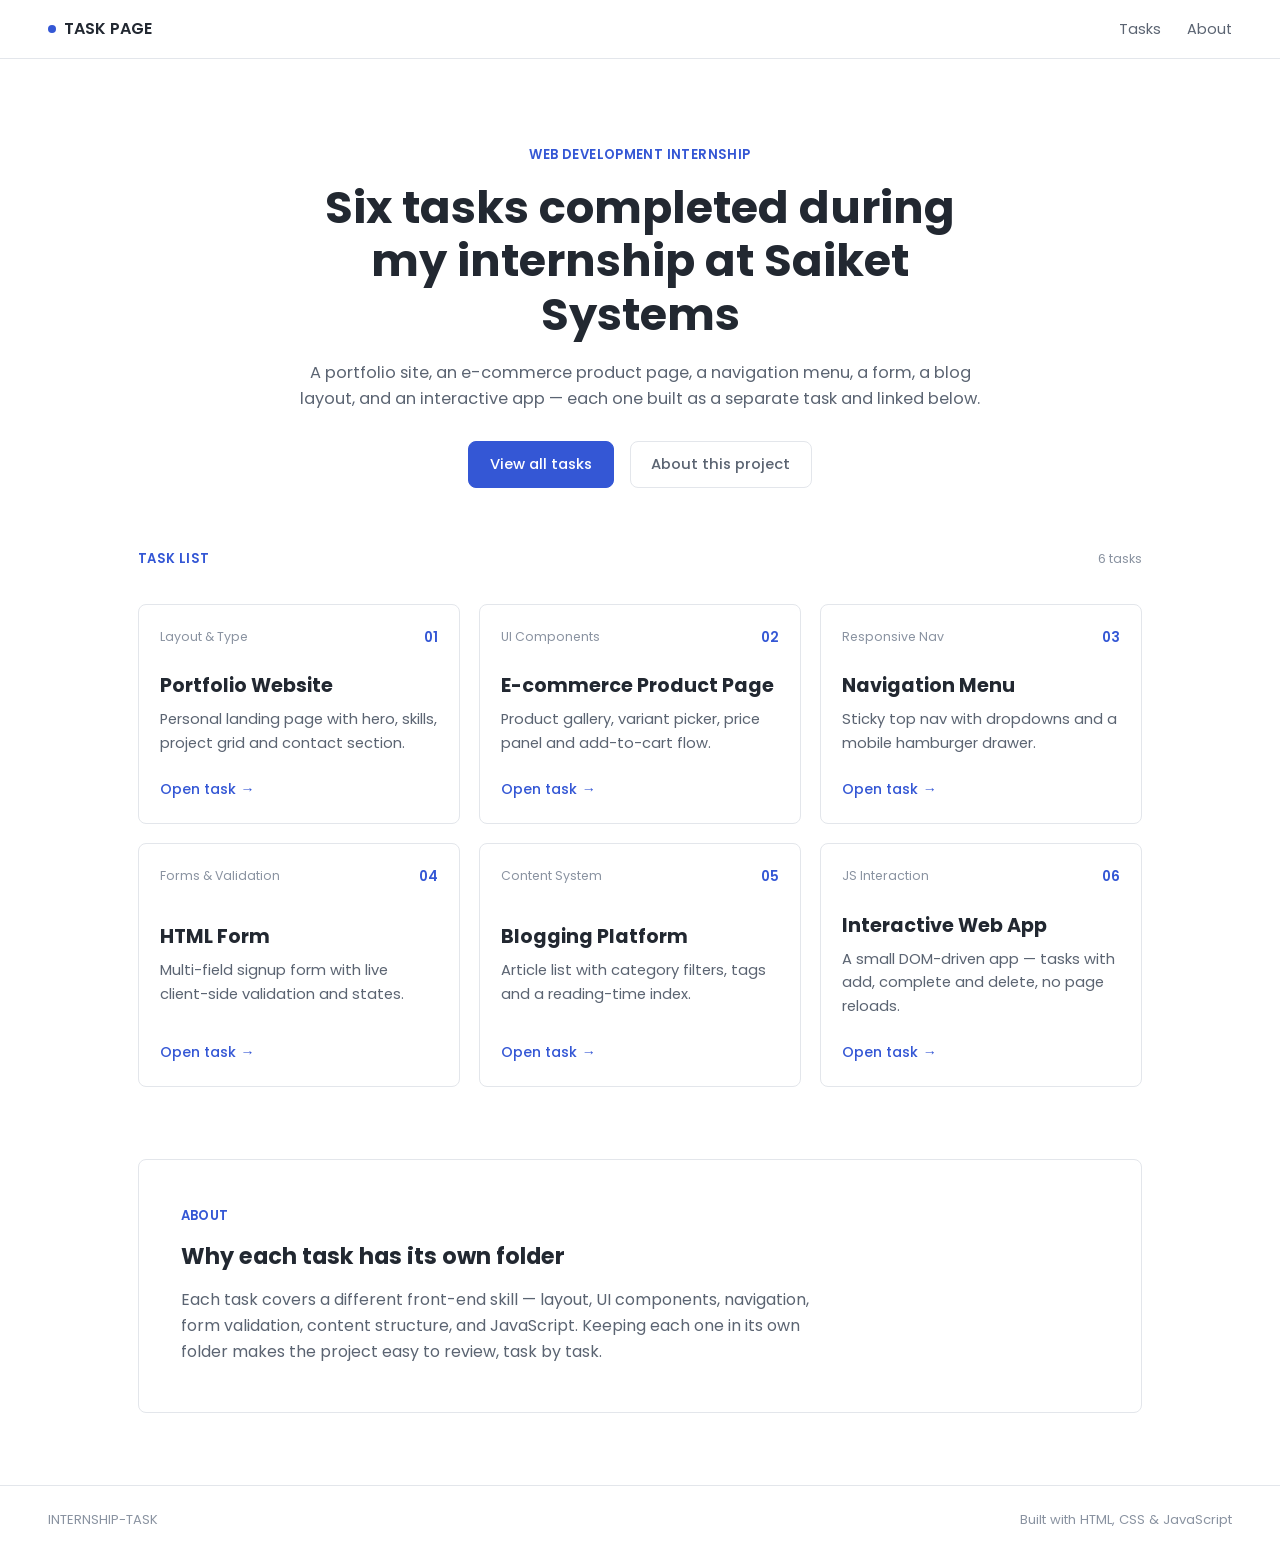
<file: index.html>
<!DOCTYPE html>
<html lang="en">
<head>
<meta charset="UTF-8">
<meta name="viewport" content="width=device-width, initial-scale=1.0">
<title>Saiket Systems — Internship Log</title>
<meta name="description" content="Web development internship task log — six exercises from portfolio layout to interactive app.">
<link rel="stylesheet" href="css/style.css">
</head>
<body>

<header class="masthead">
  <div class="brand"><span class="dot"></span>TASK PAGE <span style="color:var(--muted); font-weight:400;"> </span></div>
  <nav>
    <a href="#tasks">Tasks</a>
    <a href="#about">About</a>
  </nav>
</header>

<main>
  <section style="max-width:800px; margin:0 auto; padding:4.5rem clamp(1.25rem, 5vw, 3rem) 3rem; text-align:center;">
    <p class="eyebrow">Web Development Internship</p>
    <h1 style="font-size:clamp(1.9rem, 5vw, 2.8rem); line-height:1.2; margin-top:1rem;">
      Six tasks completed during my internship at Saiket Systems
    </h1>
    <p style="color:var(--text-soft); font-size:1.02rem; margin-top:1.1rem;">
      A portfolio site, an e-commerce product page, a navigation menu, a form, a blog layout,
      and an interactive app — each one built as a separate task and linked below.
    </p>
    <div style="display:flex; gap:1rem; margin-top:1.8rem; justify-content:center; flex-wrap:wrap;">
      <a href="#tasks" class="btn solid">View all tasks</a>
      <a href="#about" class="btn muted">About this project</a>
    </div>
  </section>
  <section id="tasks" class="sheet-frame">
    <div style="display:flex; align-items:baseline; justify-content:space-between; margin-bottom:1.4rem; flex-wrap:wrap; gap:.6rem;">
      <p class="eyebrow" style="margin:0;">Task List</p>
      <p class="corner-tag">6 tasks</p>
    </div>

    <div id="task-grid" style="display:grid; grid-template-columns:repeat(auto-fit, minmax(280px, 1fr)); gap:1.2rem;">
    </div>
  </section>
  <section id="about" class="sheet-frame">
    <div class="panel" style="padding:2rem clamp(1.25rem, 4vw, 2.6rem);">
      <p class="eyebrow">About</p>
      <h2 style="font-size:1.4rem; margin-top:.8rem;">Why each task has its own folder</h2>
      <p style="color:var(--text-soft); max-width:640px; margin-top:.8rem;">
        Each task covers a different front-end skill — layout, UI components, navigation,
        form validation, content structure, and JavaScript. Keeping each one in its own folder
        makes the project easy to review, task by task.
      </p>
    </div>
  </section>

</main>

<footer class="sitefoot">
  <span>INTERNSHIP-TASK</span>
  <span>Built with HTML, CSS &amp; JavaScript</span>
</footer>

<script src="js/script.js"></script>
</body>
</html>
</file>
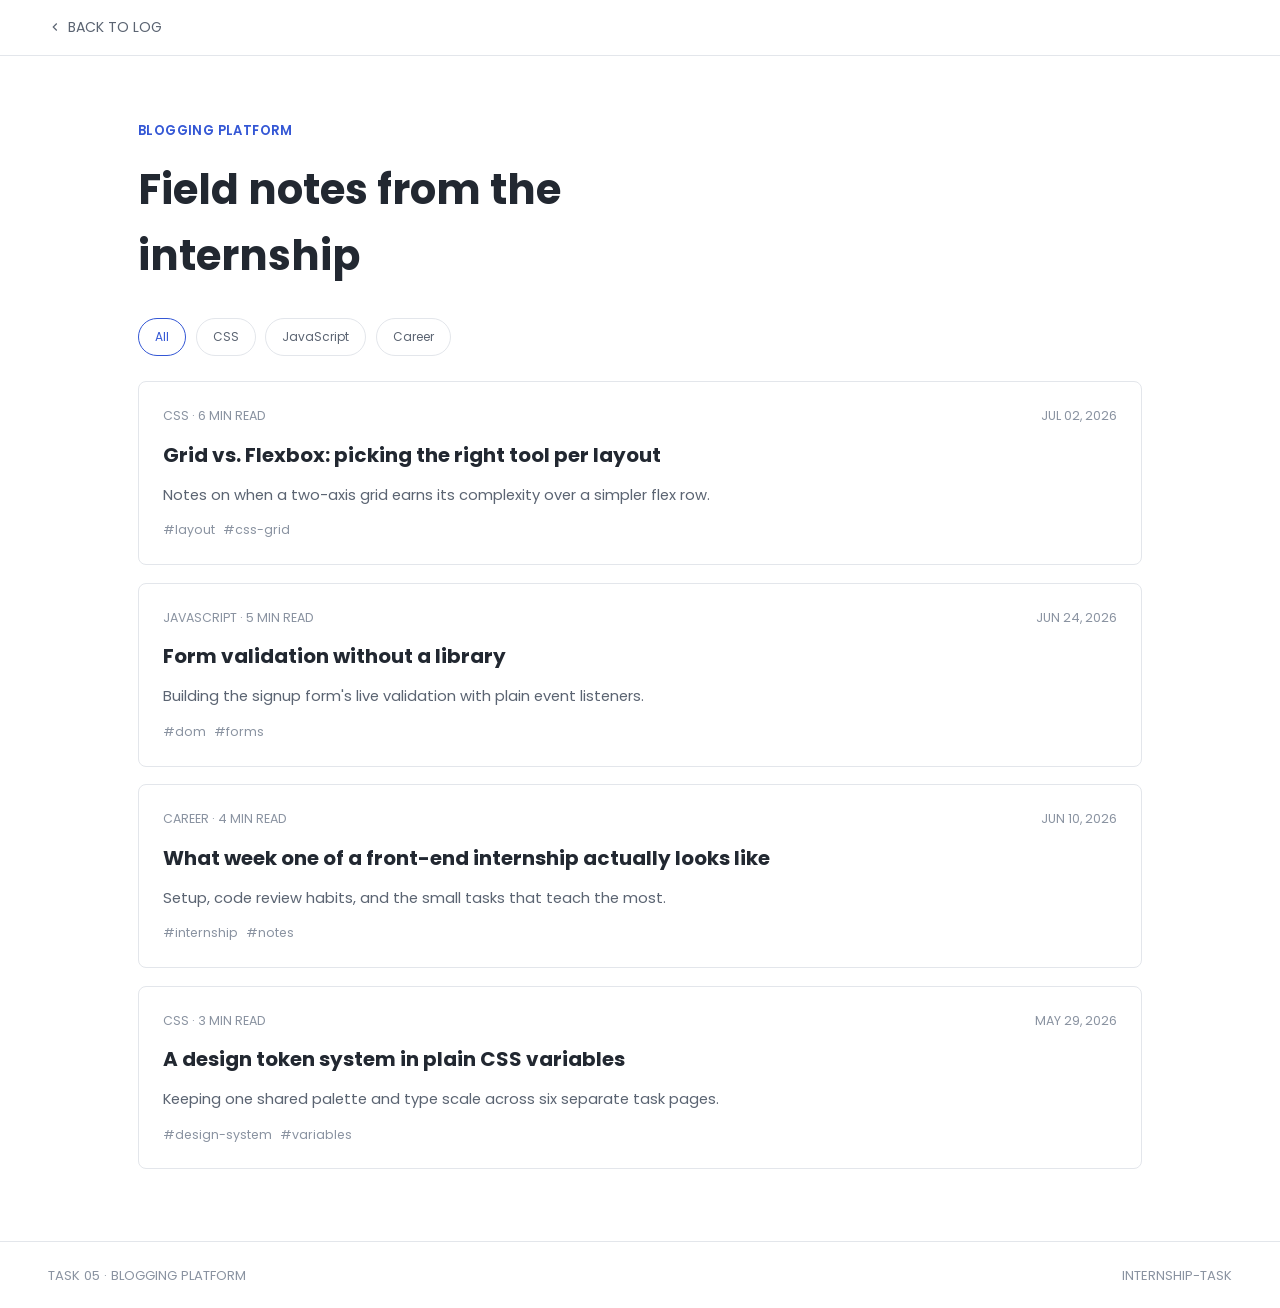
<file: blog/index.html>
<!DOCTYPE html>
<html lang="en">
<head>
<meta charset="UTF-8">
<meta name="viewport" content="width=device-width, initial-scale=1.0">
<title>Blogging Platform — Task 05 · Saiket Internship</title>
<link rel="stylesheet" href="../css/style.css">
<style>
  .filter-pill{ font-family:var(--font); font-size:.75rem; padding:.5rem 1rem; border:1px solid var(--border); border-radius:20px; cursor:pointer; color:var(--text-soft); }
  .filter-pill.active{ border-color:var(--accent); color:var(--accent); }
  .post-card{ display:none; }
  .post-card.show{ display:flex; }
</style>
</head>
<body>

<header class="masthead">
  <a href="../index.html" class="back-link">
    <svg viewBox="0 0 24 24" fill="none" stroke="currentColor" stroke-width="2"><path d="M15 18l-6-6 6-6"/></svg>
    BACK TO LOG
  </a>
</header>

<main class="sheet-frame" style="padding-top:3rem;">
  <p class="eyebrow" style="margin-top:1rem;">Blogging Platform</p>
  <h1 style="font-size:clamp(1.7rem,4vw,2.6rem); margin-top:1rem; max-width:600px;">Field notes from the internship</h1>

  <div style="display:flex; gap:.6rem; margin-top:1.8rem; flex-wrap:wrap;" id="filters">
    <div class="filter-pill active" data-cat="all">All</div>
    <div class="filter-pill" data-cat="css">CSS</div>
    <div class="filter-pill" data-cat="js">JavaScript</div>
    <div class="filter-pill" data-cat="career">Career</div>
  </div>

  <div id="posts" style="display:flex; flex-direction:column; gap:1.1rem; margin-top:1.6rem;">

    <article class="post-card show reg-marks panel" data-cat="css" style="padding:1.5rem; gap:.8rem; flex-direction:column;">
      <div style="display:flex; justify-content:space-between; gap:1rem; flex-wrap:wrap;">
        <span class="corner-tag">CSS · 6 MIN READ</span>
        <span class="corner-tag">JUL 02, 2026</span>
      </div>
      <h2 style="font-size:1.25rem;">Grid vs. Flexbox: picking the right tool per layout</h2>
      <p style="color:var(--text-soft); font-size:.92rem; margin:0;">Notes on when a two-axis grid earns its complexity over a simpler flex row.</p>
      <div style="display:flex; gap:.5rem;">
        <span class="corner-tag">#layout</span><span class="corner-tag">#css-grid</span>
      </div>
    </article>

    <article class="post-card show reg-marks panel" data-cat="js" style="padding:1.5rem; gap:.8rem; flex-direction:column;">
      <div style="display:flex; justify-content:space-between; gap:1rem; flex-wrap:wrap;">
        <span class="corner-tag">JAVASCRIPT · 5 MIN READ</span>
        <span class="corner-tag">JUN 24, 2026</span>
      </div>
      <h2 style="font-size:1.25rem;">Form validation without a library</h2>
      <p style="color:var(--text-soft); font-size:.92rem; margin:0;">Building the signup form's live validation with plain event listeners.</p>
      <div style="display:flex; gap:.5rem;">
        <span class="corner-tag">#dom</span><span class="corner-tag">#forms</span>
      </div>
    </article>

    <article class="post-card show reg-marks panel" data-cat="career" style="padding:1.5rem; gap:.8rem; flex-direction:column;">
      <div style="display:flex; justify-content:space-between; gap:1rem; flex-wrap:wrap;">
        <span class="corner-tag">CAREER · 4 MIN READ</span>
        <span class="corner-tag">JUN 10, 2026</span>
      </div>
      <h2 style="font-size:1.25rem;">What week one of a front-end internship actually looks like</h2>
      <p style="color:var(--text-soft); font-size:.92rem; margin:0;">Setup, code review habits, and the small tasks that teach the most.</p>
      <div style="display:flex; gap:.5rem;">
        <span class="corner-tag">#internship</span><span class="corner-tag">#notes</span>
      </div>
    </article>

    <article class="post-card show reg-marks panel" data-cat="css" style="padding:1.5rem; gap:.8rem; flex-direction:column;">
      <div style="display:flex; justify-content:space-between; gap:1rem; flex-wrap:wrap;">
        <span class="corner-tag">CSS · 3 MIN READ</span>
        <span class="corner-tag">MAY 29, 2026</span>
      </div>
      <h2 style="font-size:1.25rem;">A design token system in plain CSS variables</h2>
      <p style="color:var(--text-soft); font-size:.92rem; margin:0;">Keeping one shared palette and type scale across six separate task pages.</p>
      <div style="display:flex; gap:.5rem;">
        <span class="corner-tag">#design-system</span><span class="corner-tag">#variables</span>
      </div>
    </article>

  </div>
</main>

<footer class="sitefoot">
  <span>TASK 05 · BLOGGING PLATFORM</span>
  <span>INTERNSHIP-TASK</span>
</footer>

<script>
  const pills = document.querySelectorAll(".filter-pill");
  const posts = document.querySelectorAll(".post-card");
  pills.forEach(pill => {
    pill.addEventListener("click", () => {
      pills.forEach(p => p.classList.remove("active"));
      pill.classList.add("active");
      const cat = pill.dataset.cat;
      posts.forEach(post => {
        post.classList.toggle("show", cat === "all" || post.dataset.cat === cat);
      });
    });
  });
</script>
</body>
</html>
</file>
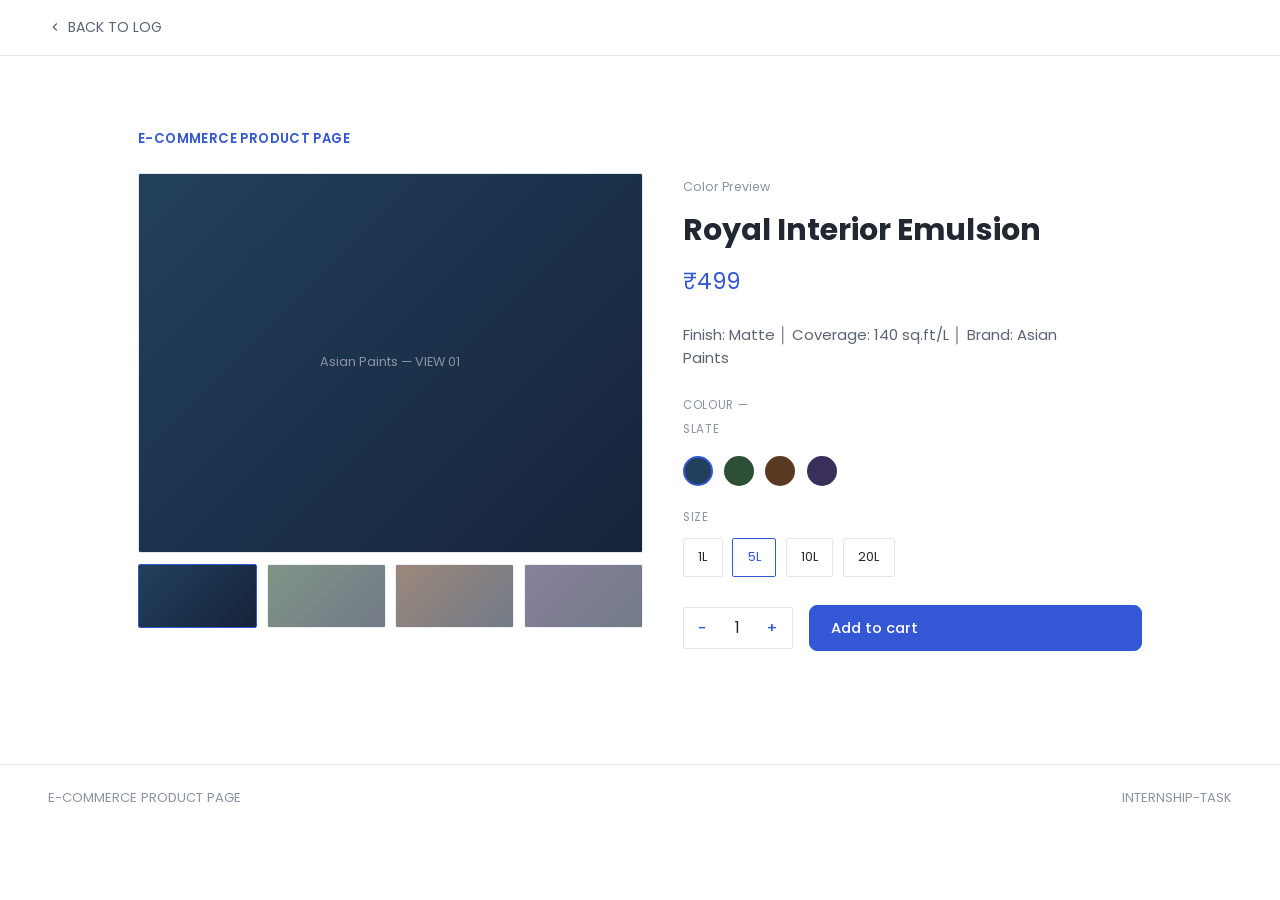
<file: ecommerce/index.html>
<!DOCTYPE html>
<html lang="en">
<head>
<meta charset="UTF-8">
<meta name="viewport" content="width=device-width, initial-scale=1.0">
<title>E-commerce Product Page — Task 02 · Saiket Internship</title>
<link rel="stylesheet" href="../css/style.css">
<style>
  .swatch{ width:30px; height:30px; border-radius:50%; border:2px solid transparent; cursor:pointer; }
  .swatch.active{ border-color:var(--accent); }
  .size-opt{ padding:.5rem .9rem; border:1px solid var(--border); border-radius:2px; font-family:var(--font); font-size:.8rem; cursor:pointer; }
  .size-opt.active{ border-color:var(--accent); color:var(--accent); }
  .gallery-thumb{ height:64px; border-radius:2px; cursor:pointer; border:1px solid var(--border); opacity:.6; }
  .gallery-thumb.active{ opacity:1; border-color:var(--accent); }
</style>
</head>
<body>

<header class="masthead">
  <a href="../index.html" class="back-link">
    <svg viewBox="0 0 24 24" fill="none" stroke="currentColor" stroke-width="2"><path d="M15 18l-6-6 6-6"/></svg>
    BACK TO LOG
  </a>
</header>

<main class="sheet-frame" style="padding-top:3rem;">
  <p class="eyebrow" style="margin-top:1.5rem;">E-commerce Product Page</p>

  <div style="display:grid; grid-template-columns:1.1fr 1fr; gap:2.5rem; margin-top:1.5rem;" id="pdp-grid">
    <div class="reg-marks">
      <div id="hero-image" style="height:380px; border-radius:2px; background:linear-gradient(135deg, #22405c, #16233a); display:flex; align-items:center; justify-content:center; font-family:var(--font); color:var(--muted); font-size:.8rem; border:1px solid var(--border);">
        Asian Paints — VIEW 01
      </div>
      <div style="display:grid; grid-template-columns:repeat(4,1fr); gap:.6rem; margin-top:.7rem;">
        <div class="gallery-thumb active" data-view="01" style="background:linear-gradient(135deg,#22405c,#16233a);"></div>
        <div class="gallery-thumb" data-view="02" style="background:linear-gradient(135deg,#2c4f36,#16233a);"></div>
        <div class="gallery-thumb" data-view="03" style="background:linear-gradient(135deg,#5a3a22,#16233a);"></div>
        <div class="gallery-thumb" data-view="04" style="background:linear-gradient(135deg,#3a2f5a,#16233a);"></div>
      </div>
    </div>
    <div>
      <span class="corner-tag"> Color Preview</span>
      <h1 style="font-size:1.9rem; margin-top:.5rem;">Royal Interior Emulsion</h1>
      <p id="price" style="font-family:var(--font); font-size:1.4rem; color:var(--accent); margin-top:.6rem;">₹499</p>
      <p style="color:var(--text-soft); font-size:.93rem; margin-top:.8rem; max-width:420px;">
        Finish: Matte                
│ Coverage: 140 sq.ft/L        
│ Brand: Asian Paints 
      </p>

      <div style="margin-top:1.6rem;">
        <p class="field label" style="font-family:var(--font); font-size:.72rem; letter-spacing:.06em; color:var(--muted); text-transform:uppercase;">Colour — <span id="color-label">Slate</span></p>
        <div style="display:flex; gap:.7rem; margin-top:.5rem;">
          <div class="swatch active" data-color="Slate" style="background:#22405c;"></div>
          <div class="swatch" data-color="Olive" style="background:#2c4f36;"></div>
          <div class="swatch" data-color="Rust" style="background:#5a3a22;"></div>
          <div class="swatch" data-color="Plum" style="background:#3a2f5a;"></div>
        </div>
      </div>

      <div style="margin-top:1.4rem;">
        <p style="font-family:var(--font); font-size:.72rem; letter-spacing:.06em; color:var(--muted); text-transform:uppercase;">Size</p>
        <div style="display:flex; gap:.6rem; margin-top:.5rem;">
          <div class="size-opt" data-size="S">1L</div>
          <div class="size-opt active" data-size="M">5L</div>
          <div class="size-opt" data-size="L">10L</div>
          <div class="size-opt" data-size="XL">20L</div>
        </div>
      </div>

      <div style="display:flex; align-items:center; gap:1rem; margin-top:1.8rem;">
        <div style="display:flex; align-items:center; border:1px solid var(--border); border-radius:2px;">
          <button id="qty-minus" class="btn" style="border:none; padding:.6rem .9rem;">−</button>
          <span id="qty" style="font-family:var(--font); padding:0 .8rem;">1</span>
          <button id="qty-plus" class="btn" style="border:none; padding:.6rem .9rem;">+</button>
        </div>
        <button id="add-to-cart" class="btn solid" style="flex:1;">Add to cart</button>
      </div>
      <p id="add-msg" style="font-family:var(--font); font-size:.75rem; color:var(--ok); margin-top:.8rem; height:1rem;"></p>
    </div>
  </div>
</main>

<footer class="sitefoot">
  <span> E-COMMERCE PRODUCT PAGE</span>
  <span>INTERNSHIP-TASK</span>
</footer>

<script>
  const colorLabel = document.getElementById("color-label");
  const heroImage = document.getElementById("hero-image");
  const priceEl = document.getElementById("price");

  document.querySelectorAll(".swatch").forEach(sw => {
    sw.addEventListener("click", () => {
      document.querySelectorAll(".swatch").forEach(s => s.classList.remove("active"));
      sw.classList.add("active");
      colorLabel.textContent = sw.dataset.color;
    });
  });

  document.querySelectorAll(".size-opt").forEach(opt => {
    opt.addEventListener("click", () => {
      document.querySelectorAll(".size-opt").forEach(o => o.classList.remove("active"));
      opt.classList.add("active");
    });
  });

  document.querySelectorAll(".gallery-thumb").forEach(thumb => {
    thumb.addEventListener("click", () => {
      document.querySelectorAll(".gallery-thumb").forEach(t => t.classList.remove("active"));
      thumb.classList.add("active");
      heroImage.textContent = `Asian Paints — VIEW ${thumb.dataset.view}`;
      heroImage.style.background = getComputedStyle(thumb).backgroundImage;
    });
  });

  let qty = 1;
  const qtyEl = document.getElementById("qty");
  document.getElementById("qty-minus").addEventListener("click", () => {
    qty = Math.max(1, qty - 1);
    qtyEl.textContent = qty;
  });
  document.getElementById("qty-plus").addEventListener("click", () => {
    qty = Math.min(9, qty + 1);
    qtyEl.textContent = qty;
  });

  let cartCount = 0;
  const cartCountEl = document.getElementById("cart-count");
  const addMsg = document.getElementById("add-msg");
  document.getElementById("add-to-cart").addEventListener("click", () => {
    cartCount += qty;
    cartCountEl.textContent = cartCount;
    addMsg.textContent = `Added ${qty} item(s) to cart.`;
    setTimeout(() => addMsg.textContent = "", 2200);
  });
</script>
</body>
</html>
</file>
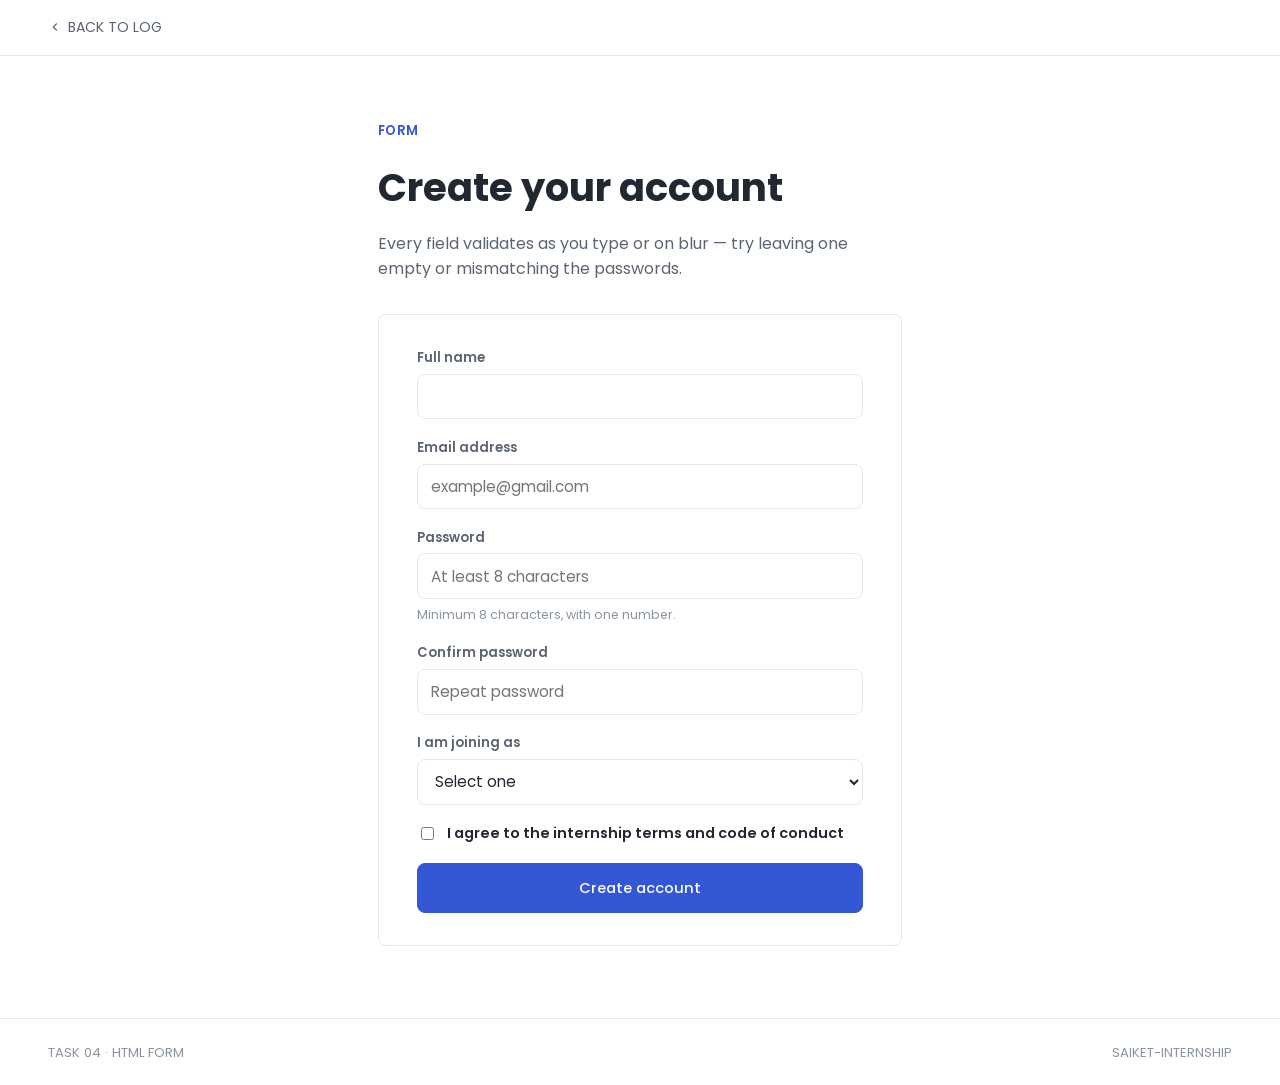
<file: form/index.html>
<!DOCTYPE html>
<html lang="en">
<head>
<meta charset="UTF-8">
<meta name="viewport" content="width=device-width, initial-scale=1.0">
<title>HTML Form — Task 04 · Saiket Internship</title>
<link rel="stylesheet" href="../css/style.css">
</head>
<body>

<header class="masthead">
  <a href="../index.html" class="back-link">
    <svg viewBox="0 0 24 24" fill="none" stroke="currentColor" stroke-width="2"><path d="M15 18l-6-6 6-6"/></svg>
    BACK TO LOG
  </a>
</header>

<main class="sheet-frame" style="padding-top:3rem; max-width:620px;">
  <p class="eyebrow" style="margin-top:1rem;">Form</p>
  <h1 style="font-size:clamp(1.7rem,4vw,2.4rem); margin-top:1rem;">Create your account</h1>
  <p style="color:var(--text-soft); margin-top:.8rem;">Every field validates as you type or on blur — try leaving one empty or mismatching the passwords.</p>

  <form id="signup-form" class="panel reg-marks" style="padding:2rem clamp(1.25rem,4vw,2.4rem); margin-top:2rem;" novalidate>

    <div class="field" id="field-name">
      <label for="name">Full name</label>
      <input type="text" id="name" name="name" placeholder="" autocomplete="name">
      <span class="error">Enter your full name (at least 2 characters).</span>
    </div>

    <div class="field" id="field-email">
      <label for="email">Email address</label>
      <input type="email" id="email" name="email" placeholder="example@gmail.com" autocomplete="email">
      <span class="error">Enter a valid email address.</span>
    </div>

    <div class="field" id="field-password">
      <label for="password">Password</label>
      <input type="password" id="password" name="password" placeholder="At least 8 characters" autocomplete="new-password">
      <span class="hint">Minimum 8 characters, with one number.</span>
      <span class="error">Password must be 8+ characters and include a number.</span>
    </div>

    <div class="field" id="field-confirm">
      <label for="confirm">Confirm password</label>
      <input type="password" id="confirm" name="confirm" placeholder="Repeat password" autocomplete="new-password">
      <span class="error">Passwords do not match.</span>
    </div>

    <div class="field" id="field-role">
      <label for="role">I am joining as</label>
      <select id="role" name="role">
        <option value="">Select one</option>
        <option value="intern">Intern</option>
        <option value="mentor">Mentor</option>
        <option value="reviewer">Reviewer</option>
      </select>
      <span class="error">Select a role.</span>
    </div>

    <div class="field" id="field-terms">
      <label style="display:flex; align-items:center; gap:.6rem; text-transform:none; font-family:var(--font); font-size:.9rem; color:var(--text);">
        <input type="checkbox" id="terms" name="terms" style="width:auto;">
        I agree to the internship terms and code of conduct
      </label>
      <span class="error">You must accept the terms to continue.</span>
    </div>

    <button type="submit" class="btn solid" style="width:100%; justify-content:center; padding:.85rem;">Create account</button>
    <p id="form-success" style="font-family:var(--font); font-size:.8rem; color:var(--ok); margin-top:1rem; display:none;">Account details look good — form validated successfully.</p>
  </form>
</main>

<footer class="sitefoot">
  <span>TASK 04 · HTML FORM</span>
  <span>SAIKET-INTERNSHIP</span>
</footer>

<script>
  const form = document.getElementById("signup-form");
  const successMsg = document.getElementById("form-success");

  const validators = {
    name: v => v.trim().length >= 2,
    email: v => /^[^\s@]+@[^\s@]+\.[^\s@]+$/.test(v.trim()),
    password: v => /^(?=.*\d).{8,}$/.test(v),
    confirm: v => v === document.getElementById("password").value && v.length > 0,
    role: v => v !== "",
    terms: () => document.getElementById("terms").checked
  };

  function validateField(name){
    const fieldWrap = document.getElementById("field-" + name);
    const input = document.getElementById(name);
    const value = input.type === "checkbox" ? input.checked : input.value;
    const valid = validators[name](value);
    fieldWrap.classList.toggle("invalid", !valid);
    return valid;
  }

  ["name","email","password","role"].forEach(name => {
    document.getElementById(name).addEventListener("input", () => validateField(name));
    document.getElementById(name).addEventListener("blur", () => validateField(name));
  });
  document.getElementById("confirm").addEventListener("input", () => validateField("confirm"));
  document.getElementById("terms").addEventListener("change", () => validateField("terms"));

  form.addEventListener("submit", (e) => {
    e.preventDefault();
    const fields = ["name","email","password","confirm","role","terms"];
    const allValid = fields.map(validateField).every(Boolean);
    successMsg.style.display = allValid ? "block" : "none";
    if (!allValid){
      const firstInvalid = fields.find(f => !validators[f](
        document.getElementById(f).type === "checkbox" ? document.getElementById(f).checked : document.getElementById(f).value
      ));
      document.getElementById(firstInvalid).focus();
    }
  });
</script>
</body>
</html>
</file>
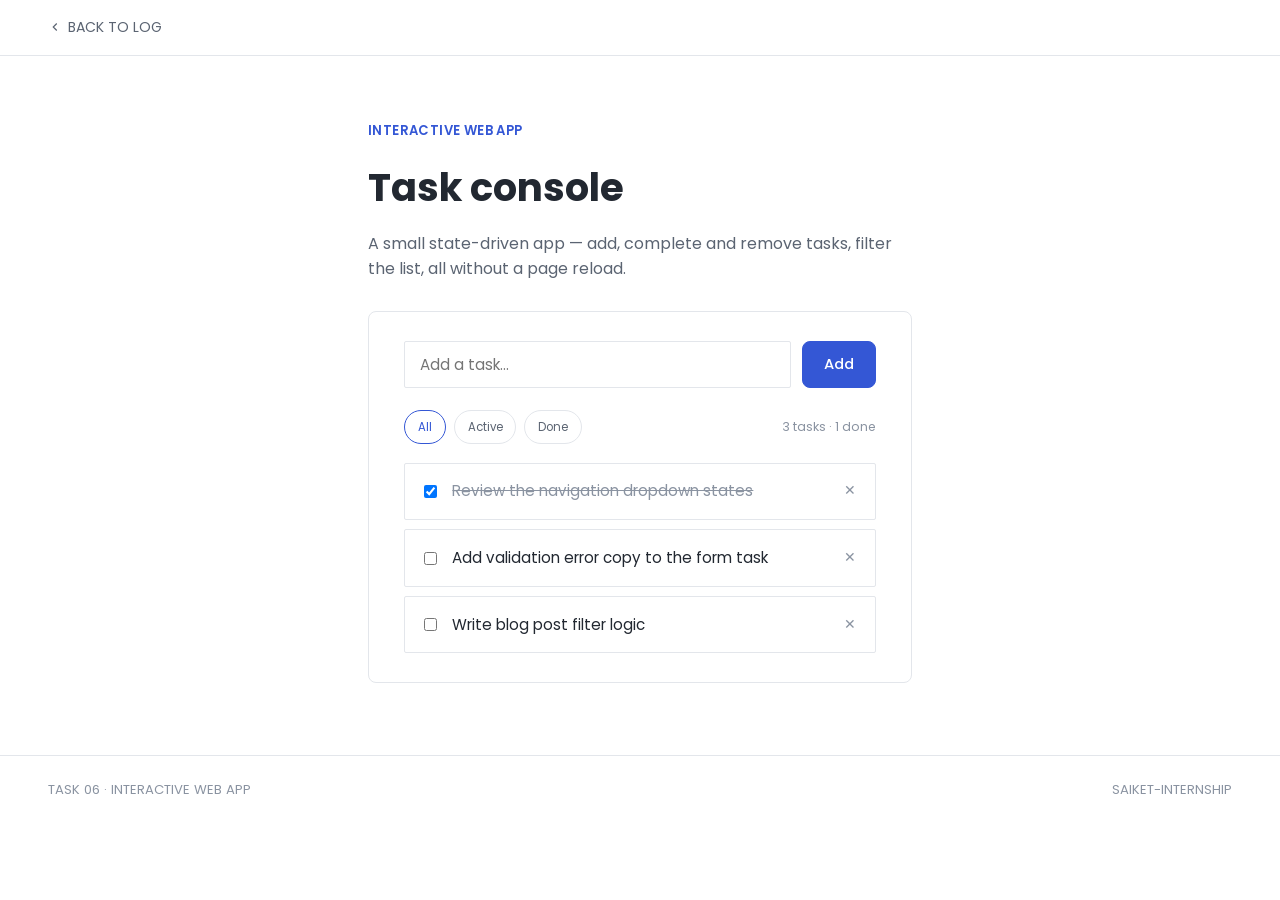
<file: interactive/index.html>
<!DOCTYPE html>
<html lang="en">
<head>
<meta charset="UTF-8">
<meta name="viewport" content="width=device-width, initial-scale=1.0">
<title>Interactive Web App — Task 06 · Saiket Internship</title>
<link rel="stylesheet" href="../css/style.css">
<style>
  .todo-row{ display:flex; align-items:center; gap:.8rem; padding:.8rem .9rem; border:1px solid var(--border); border-radius:2px; }
  .todo-row.done .todo-text{ text-decoration:line-through; color:var(--muted); }
  .todo-row .todo-text{ flex:1; font-size:.95rem; }
  .icon-btn{ background:none; border:none; color:var(--muted); cursor:pointer; font-family:var(--font); font-size:.85rem; padding:.3rem; }
  .icon-btn:hover{ color:var(--accent); }
  .console-filters .filter-pill{ font-family:var(--font); font-size:.72rem; padding:.4rem .8rem; border:1px solid var(--border); border-radius:20px; cursor:pointer; color:var(--text-soft); }
  .console-filters .filter-pill.active{ border-color:var(--accent); color:var(--accent); }
</style>
</head>
<body>

<header class="masthead">
  <a href="../index.html" class="back-link">
    <svg viewBox="0 0 24 24" fill="none" stroke="currentColor" stroke-width="2"><path d="M15 18l-6-6 6-6"/></svg>
    BACK TO LOG
  </a>
</header>

<main class="sheet-frame" style="padding-top:3rem; max-width:640px;">
  <p class="eyebrow" style="margin-top:1rem;">Interactive Web App</p>
  <h1 style="font-size:clamp(1.7rem,4vw,2.4rem); margin-top:1rem;">Task console</h1>
  <p style="color:var(--text-soft); margin-top:.8rem;">A small state-driven app — add, complete and remove tasks, filter the list, all without a page reload.</p>

  <div class="panel reg-marks" style="padding:1.8rem clamp(1.25rem,4vw,2.2rem); margin-top:1.8rem;">

    <form id="add-form" style="display:flex; gap:.7rem;">
      <input type="text" id="new-task" placeholder="Add a task…" autocomplete="off"
        style="flex:1; background:var(--bg); border:1px solid var(--border); border-radius:2px; color:var(--text); padding:.7rem .9rem; font-family:var(--font); font-size:.95rem; outline:none;">
      <button type="submit" class="btn solid">Add</button>
    </form>

    <div style="display:flex; justify-content:space-between; align-items:center; margin-top:1.4rem; flex-wrap:wrap; gap:.8rem;">
      <div class="console-filters" style="display:flex; gap:.5rem;">
        <div class="filter-pill active" data-filter="all">All</div>
        <div class="filter-pill" data-filter="active">Active</div>
        <div class="filter-pill" data-filter="done">Done</div>
      </div>
      <span id="counter" class="corner-tag">0 tasks · 0 done</span>
    </div>

    <div id="todo-list" style="display:flex; flex-direction:column; gap:.6rem; margin-top:1.2rem;"></div>
    <p id="empty-state" class="corner-tag" style="margin-top:1rem; display:none;">Nothing here yet — add your first task above.</p>
  </div>
</main>

<footer class="sitefoot">
  <span>TASK 06 · INTERACTIVE WEB APP</span>
  <span>SAIKET-INTERNSHIP</span>
</footer>

<script>
  let tasks = [
    { id: 1, text: "Review the navigation dropdown states", done: true },
    { id: 2, text: "Add validation error copy to the form task", done: false },
    { id: 3, text: "Write blog post filter logic", done: false }
  ];
  let nextId = 4;
  let filter = "all";

  const list = document.getElementById("todo-list");
  const counter = document.getElementById("counter");
  const emptyState = document.getElementById("empty-state");
  const form = document.getElementById("add-form");
  const input = document.getElementById("new-task");

  function render(){
    const visible = tasks.filter(t =>
      filter === "all" ? true : filter === "done" ? t.done : !t.done
    );

    list.innerHTML = "";
    visible.forEach(t => {
      const row = document.createElement("div");
      row.className = "todo-row" + (t.done ? " done" : "");
      row.innerHTML = `
        <input type="checkbox" ${t.done ? "checked" : ""} data-id="${t.id}" class="toggle-check">
        <span class="todo-text">${t.text}</span>
        <button class="icon-btn delete-btn" data-id="${t.id}" aria-label="Delete task">✕</button>
      `;
      list.appendChild(row);
    });

    emptyState.style.display = visible.length === 0 ? "block" : "none";

    const doneCount = tasks.filter(t => t.done).length;
    counter.textContent = `${tasks.length} task${tasks.length !== 1 ? "s" : ""} · ${doneCount} done`;

    list.querySelectorAll(".toggle-check").forEach(cb => {
      cb.addEventListener("change", () => {
        const t = tasks.find(t => t.id === Number(cb.dataset.id));
        t.done = cb.checked;
        render();
      });
    });
    list.querySelectorAll(".delete-btn").forEach(btn => {
      btn.addEventListener("click", () => {
        tasks = tasks.filter(t => t.id !== Number(btn.dataset.id));
        render();
      });
    });
  }

  form.addEventListener("submit", (e) => {
    e.preventDefault();
    const value = input.value.trim();
    if (!value) return;
    tasks.push({ id: nextId++, text: value, done: false });
    input.value = "";
    render();
  });

  document.querySelectorAll(".console-filters .filter-pill").forEach(pill => {
    pill.addEventListener("click", () => {
      document.querySelectorAll(".console-filters .filter-pill").forEach(p => p.classList.remove("active"));
      pill.classList.add("active");
      filter = pill.dataset.filter;
      render();
    });
  });

  render();
</script>
</body>
</html>
</file>
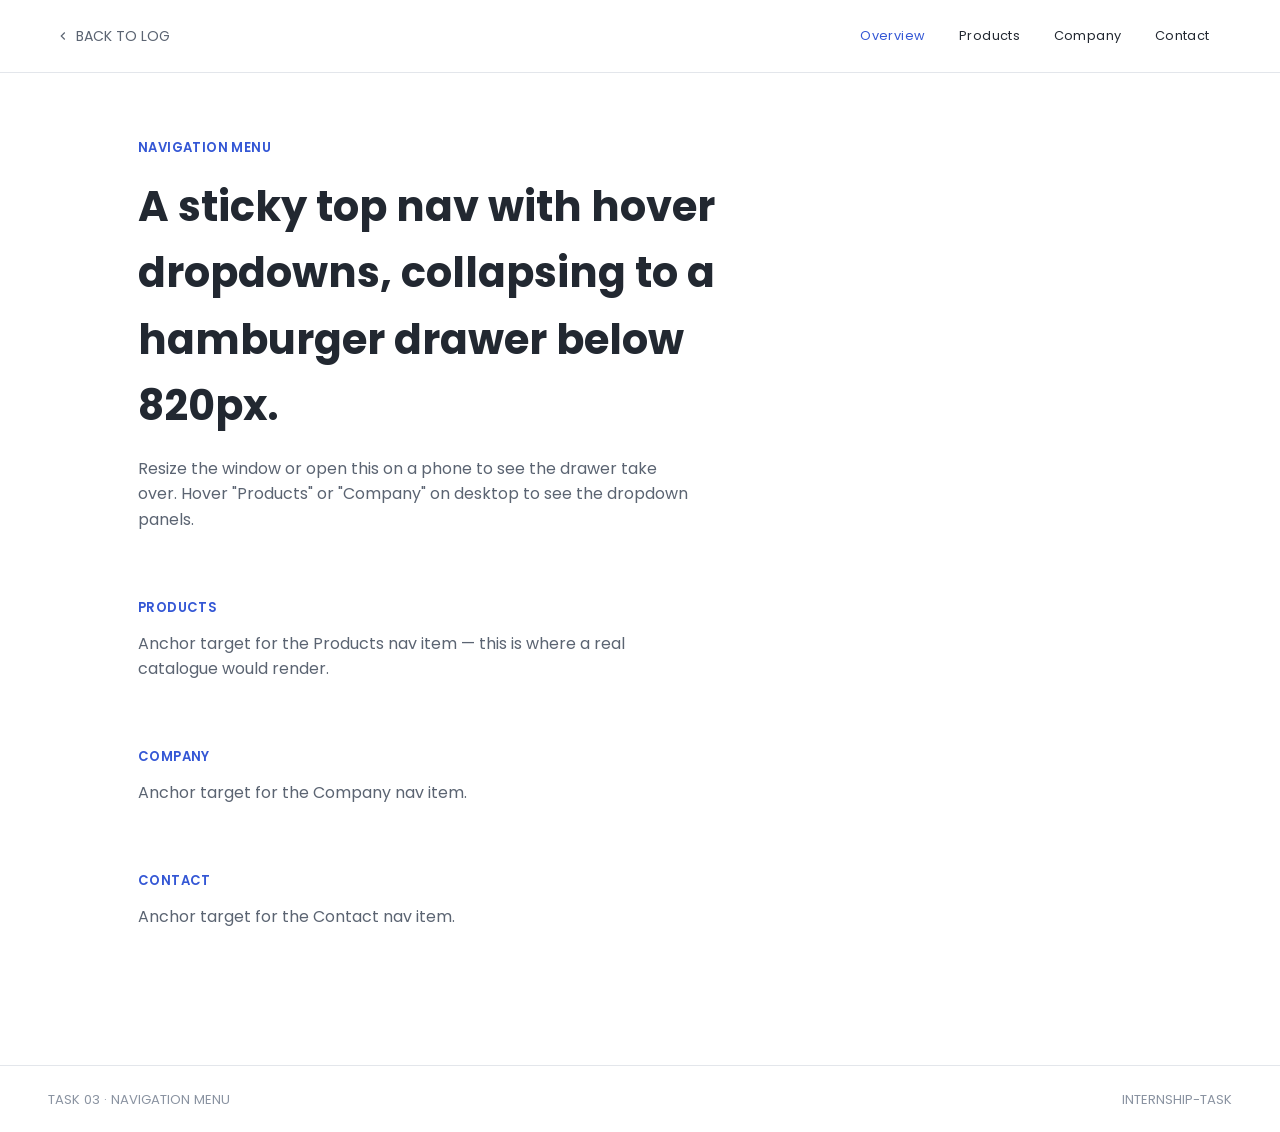
<file: navigation/index.html>
<!DOCTYPE html>
<html lang="en">
<head>
<meta charset="UTF-8">
<meta name="viewport" content="width=device-width, initial-scale=1.0">
<title>Navigation Menu — Task 03 · Saiket Internship</title>
<link rel="stylesheet" href="../css/style.css">
<style>
  .topnav{ display:flex; align-items:center; justify-content:space-between; padding:1rem clamp(1.25rem,5vw,3.5rem); border-bottom:1px solid var(--border); position:sticky; top:0; background:rgba(255,255,255,.92); backdrop-filter:blur(6px); z-index:30; }
  .nav-links{ display:flex; gap:.3rem; align-items:center; }
  .nav-item{ position:relative; }
  .nav-link{ display:block; padding:.6rem .9rem; font-family:var(--font); font-size:.8rem; letter-spacing:.03em; color:var(--text); border-radius:2px; }
  .nav-link:hover, .nav-link.active{ color:var(--accent); }
  .dropdown{ position:absolute; top:100%; left:0; min-width:190px; background:var(--card); border:1px solid var(--border); border-radius:2px; padding:.4rem; display:none; flex-direction:column; }
  .nav-item:hover .dropdown{ display:flex; }
  .dropdown a{ padding:.55rem .7rem; font-family:var(--font); font-size:.76rem; color:var(--text-soft); border-radius:2px; }
  .dropdown a:hover{ background:var(--bg-soft); color:var(--accent); }
  .hamburger{ display:none; flex-direction:column; gap:5px; background:none; border:none; cursor:pointer; padding:.4rem; }
  .hamburger span{ width:22px; height:2px; background:var(--text); display:block; transition:transform .2s ease, opacity .2s ease; }
  .mobile-drawer{ display:none; flex-direction:column; padding:0 clamp(1.25rem,5vw,3.5rem) 1rem; border-bottom:1px solid var(--border); }
  .mobile-drawer.open{ display:flex; }
  .mobile-drawer a{ padding:.8rem 0; font-family:var(--font); font-size:.85rem; border-top:1px solid var(--border); color:var(--text); }
  @media (max-width:820px){
    .nav-links{ display:none; }
    .hamburger{ display:flex; }
  }
</style>
</head>
<body>

<header>
  <div class="topnav">
    <a href="../index.html" class="back-link">
      <svg viewBox="0 0 24 24" fill="none" stroke="currentColor" stroke-width="2"><path d="M15 18l-6-6 6-6"/></svg>
      BACK TO LOG
    </a>
    <nav class="nav-links" aria-label="Primary">
      <div class="nav-item"><a href="#overview" class="nav-link active">Overview</a></div>
      <div class="nav-item">
        <a href="#products" class="nav-link">Products</a>
        <div class="dropdown">
          <a href="#products">Jackets</a>
          <a href="#products">Footwear</a>
          <a href="#products">Accessories</a>
        </div>
      </div>
      <div class="nav-item">
        <a href="#company" class="nav-link">Company</a>
        <div class="dropdown">
          <a href="#company">About</a>
          <a href="#company">Careers</a>
          <a href="#company">Press</a>
        </div>
      </div>
      <div class="nav-item"><a href="#contact" class="nav-link">Contact</a></div>
    </nav>
    <button class="hamburger" id="hamburger" aria-label="Toggle menu" aria-expanded="false">
      <span></span><span></span><span></span>
    </button>
  </div>
  <div class="mobile-drawer" id="mobile-drawer">
    <a href="#overview">Overview</a>
    <a href="#products">Products</a>
    <a href="#company">Company</a>
    <a href="#contact">Contact</a>
  </div>
</header>

<main class="sheet-frame" style="padding-top:3rem;">
  <p class="eyebrow" style="margin-top:1rem;">Navigation Menu</p>
  <h1 id="overview" style="font-size:clamp(1.7rem,4vw,2.6rem); margin-top:1rem; max-width:620px;">
    A sticky top nav with hover dropdowns, collapsing to a hamburger drawer below 820px.
  </h1>
  <p style="color:var(--text-soft); max-width:560px; margin-top:1rem;">
    Resize the window or open this on a phone to see the drawer take over. Hover "Products" or
    "Company" on desktop to see the dropdown panels.
  </p>

  <section id="products" style="margin-top:4rem;">
    <p class="eyebrow">Products</p>
    <p style="color:var(--text-soft); max-width:560px; margin-top:.8rem;">Anchor target for the Products nav item — this is where a real catalogue would render.</p>
  </section>
  <section id="company" style="margin-top:4rem;">
    <p class="eyebrow">Company</p>
    <p style="color:var(--text-soft); max-width:560px; margin-top:.8rem;">Anchor target for the Company nav item.</p>
  </section>
  <section id="contact" style="margin-top:4rem; margin-bottom:4rem;">
    <p class="eyebrow">Contact</p>
    <p style="color:var(--text-soft); max-width:560px; margin-top:.8rem;">Anchor target for the Contact nav item.</p>
  </section>
</main>

<footer class="sitefoot">
  <span>TASK 03 · NAVIGATION MENU</span>
  <span>INTERNSHIP-TASK</span>
</footer>

<script>
  const hamburger = document.getElementById("hamburger");
  const drawer = document.getElementById("mobile-drawer");
  hamburger.addEventListener("click", () => {
    const open = drawer.classList.toggle("open");
    hamburger.setAttribute("aria-expanded", open);
  });
  drawer.querySelectorAll("a").forEach(a => a.addEventListener("click", () => {
    drawer.classList.remove("open");
    hamburger.setAttribute("aria-expanded", "false");
  }));

  const links = document.querySelectorAll(".nav-link");
  const sections = document.querySelectorAll("main section, #overview");
  window.addEventListener("scroll", () => {
    let current = "overview";
    sections.forEach(sec => {
      if (window.scrollY >= sec.offsetTop - 120) current = sec.id;
    });
    links.forEach(l => l.classList.toggle("active", l.getAttribute("href") === "#" + current));
  });
</script>
</body>
</html>
</file>
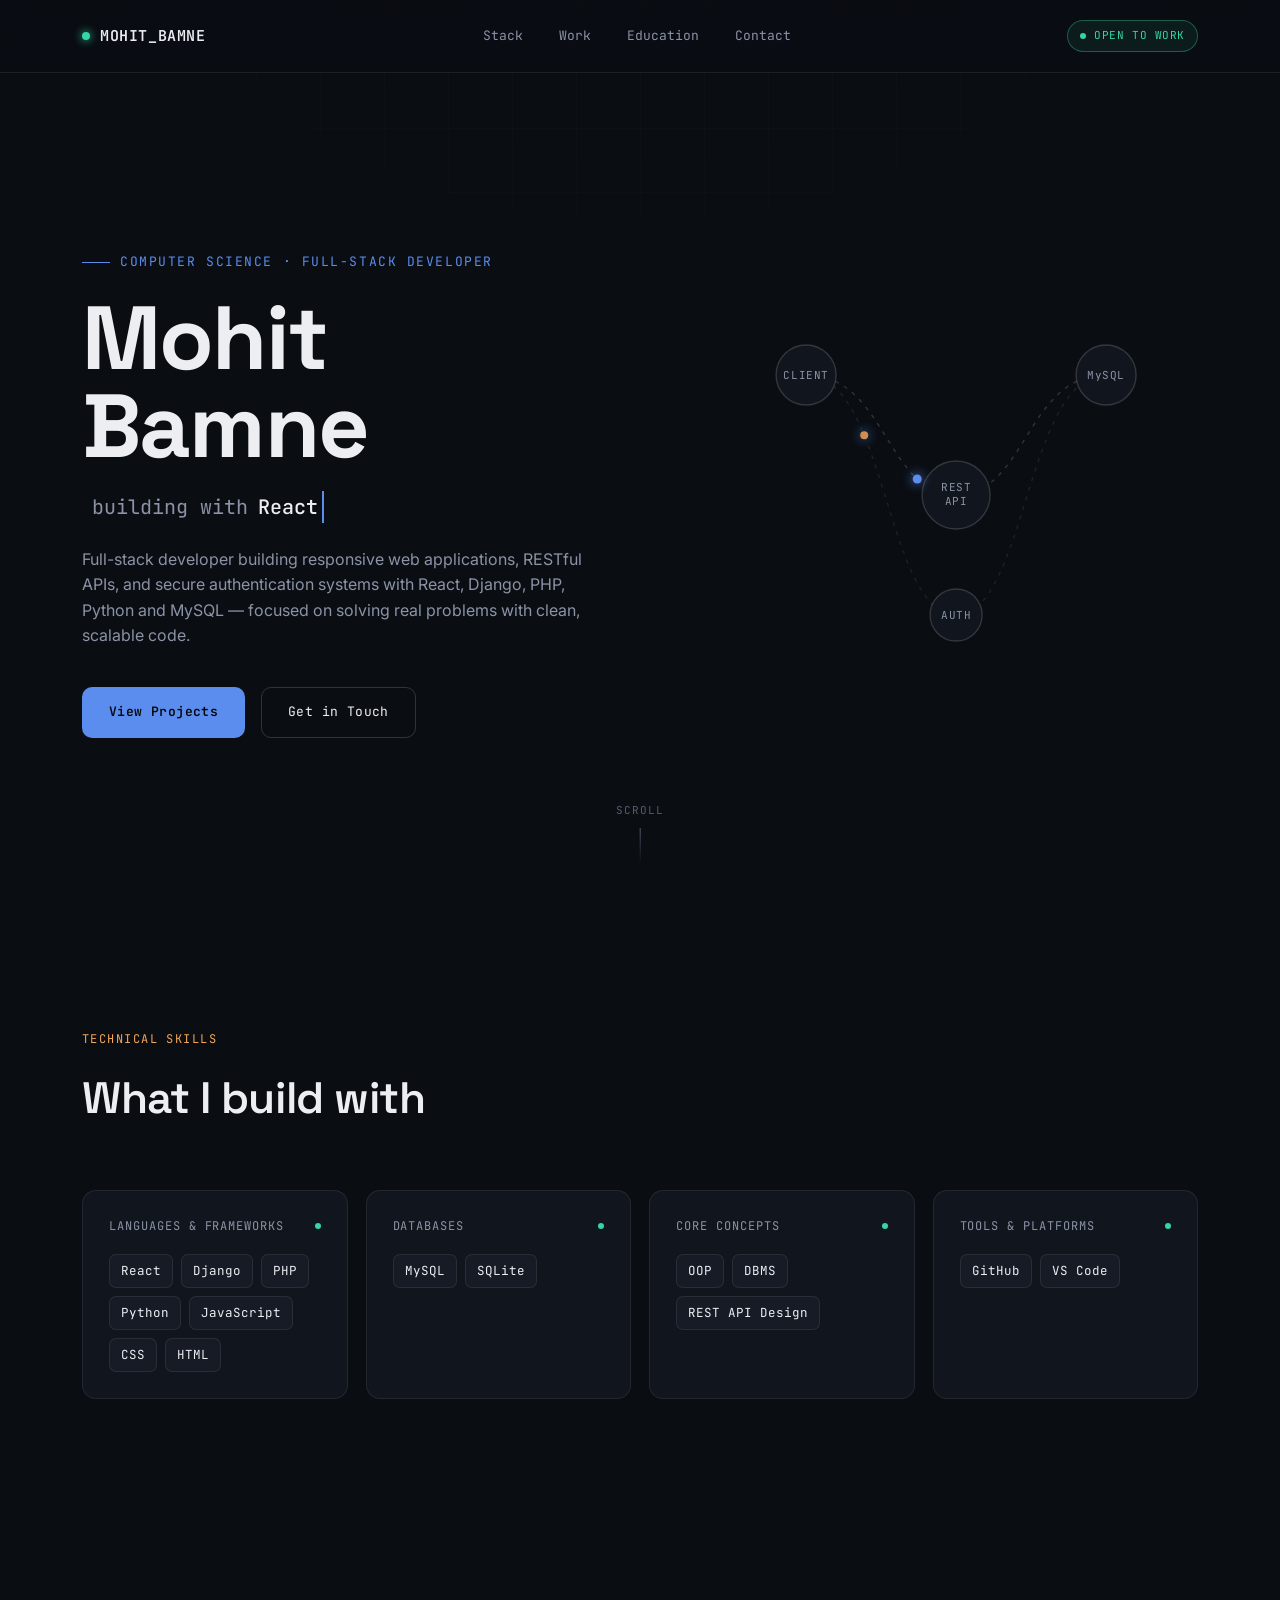
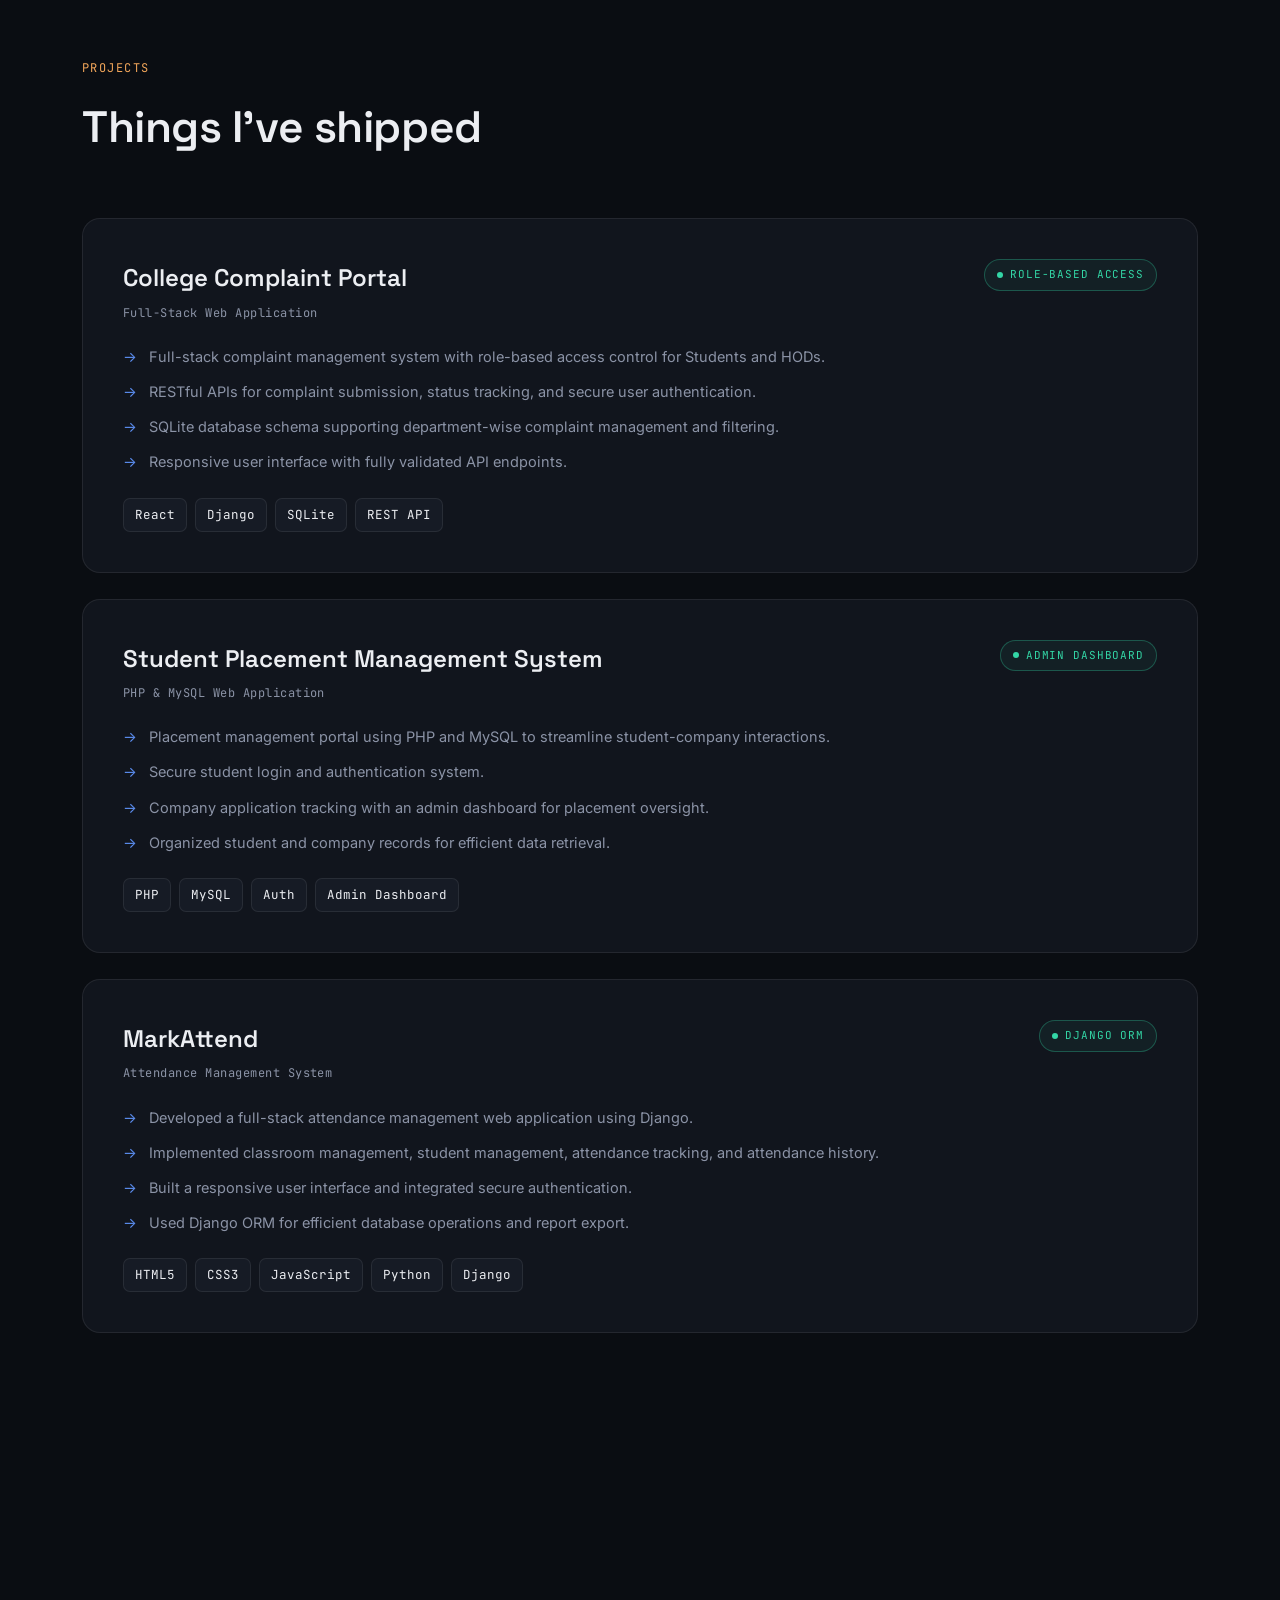
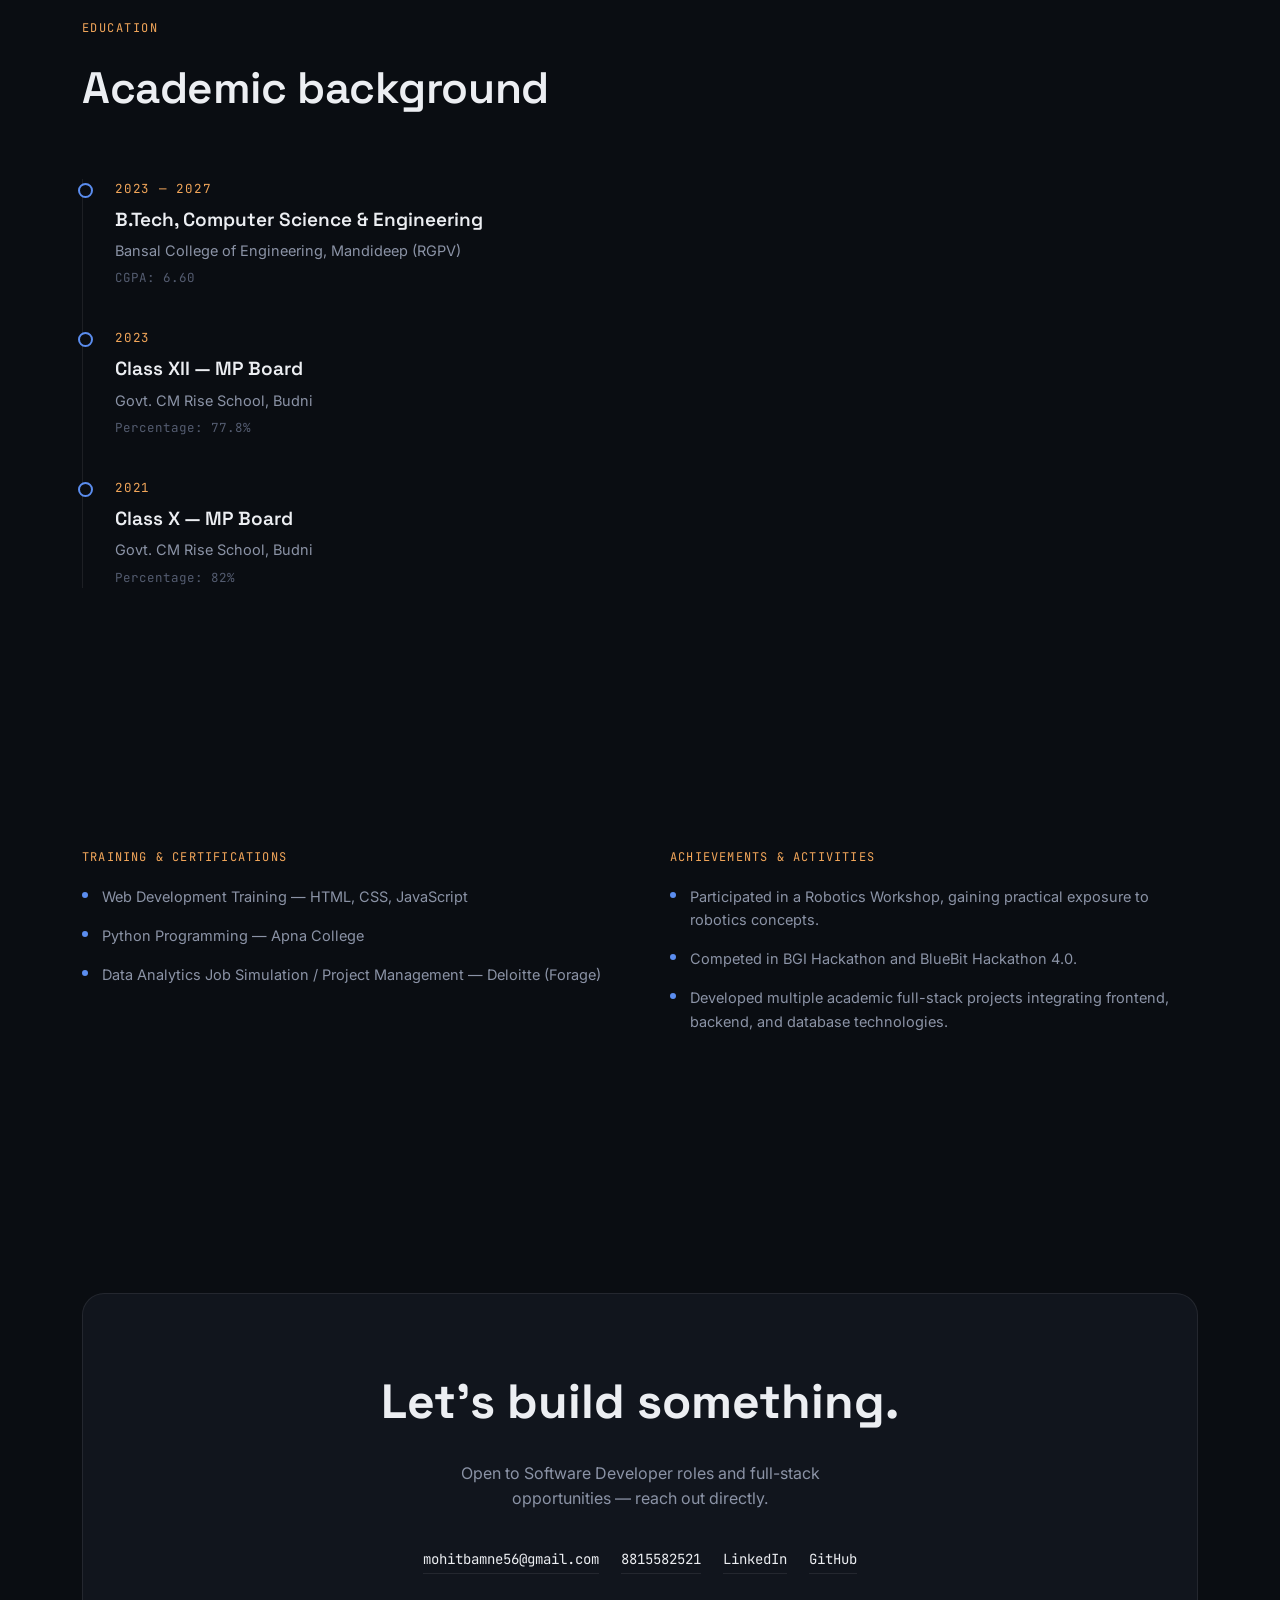
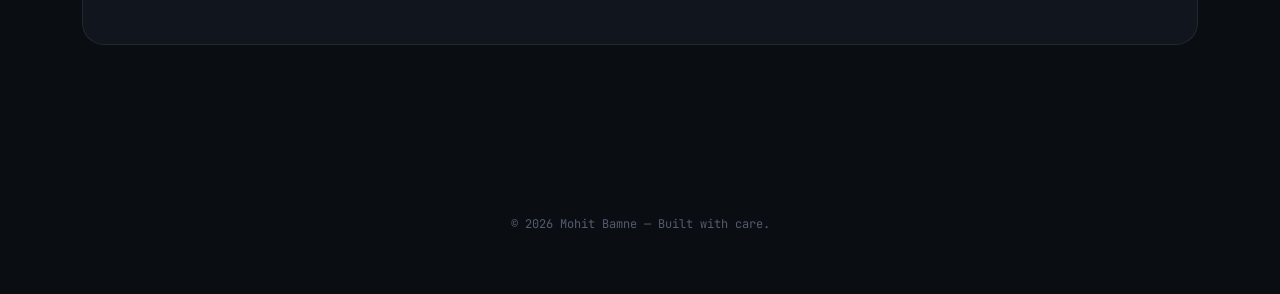
<file: portfolio/index.html>
<!DOCTYPE html>
<html lang="en">
<head>
<meta charset="UTF-8">
<meta name="viewport" content="width=device-width, initial-scale=1.0">
<title>Mohit Bamne — Full-Stack Developer</title>
<link rel="preconnect" href="https://fonts.googleapis.com">
<link rel="preconnect" href="https://fonts.gstatic.com" crossorigin>
<link href="https://fonts.googleapis.com/css2?family=Space+Grotesk:wght@400;500;600;700&family=Inter:wght@400;500;600&family=JetBrains+Mono:wght@400;500;600&display=swap" rel="stylesheet">
<link rel="stylesheet" href="stu.css">
</head>
<body>

<nav>
  <div class="wrap">
    <div class="logo"><span class="dot"></span>MOHIT_BAMNE</div>
    <div class="nav-links">
      <a href="#stack">Stack</a>
      <a href="#work">Work</a>
      <a href="#education">Education</a>
      <a href="#contact">Contact</a>
    </div>
    <div class="nav-badge"><span class="status-dot"></span>OPEN TO WORK</div>
  </div>
</nav>

<header class="hero">
  <div class="wrap hero-grid">
    <div>
      <div class="eyebrow">Computer Science · Full-Stack Developer</div>
      <h1 class="name">Mohit<br>Bamne</h1>
      <div class="role-line"><span class="prompt"></span> building with <span id="role-word">React</span></div>
      <p class="objective">Full-stack developer building responsive web applications, RESTful APIs, and secure authentication systems with React, Django, PHP, Python and MySQL — focused on solving real problems with clean, scalable code.</p>
      <div class="hero-ctas">
        <a href="#work" class="btn btn-primary">View Projects</a>
        <a href="#contact" class="btn btn-ghost">Get in Touch</a>
      </div>
    </div>

    <div class="hero-visual">
      <svg viewBox="0 0 460 420" preserveAspectRatio="xMidYMid meet">
        <path class="req-path" d="M 80 90 C 160 90, 160 210, 230 210 C 300 210, 300 90, 380 90"/>
        <path class="req-path" d="M 80 90 C 160 90, 160 330, 230 330 C 300 330, 300 90, 380 90" opacity="0.5"/>

        <g class="node-glow" style="animation-delay:0s">
          <circle class="node-circle" cx="80" cy="90" r="30"/>
        </g>
        <text class="node-label" x="80" y="94" text-anchor="middle">CLIENT</text>

        <g class="node-glow" style="animation-delay:.6s">
          <circle class="node-circle" cx="230" cy="210" r="34"/>
        </g>
        <text class="node-label" x="230" y="206" text-anchor="middle">REST</text>
        <text class="node-label" x="230" y="220" text-anchor="middle">API</text>

        <g class="node-glow" style="animation-delay:1.2s">
          <circle class="node-circle" cx="380" cy="90" r="30"/>
        </g>
        <text class="node-label" x="380" y="94" text-anchor="middle">MySQL</text>

        <g class="node-glow" style="animation-delay:1.8s">
          <circle class="node-circle" cx="230" cy="330" r="26"/>
        </g>
        <text class="node-label" x="230" y="334" text-anchor="middle">AUTH</text>

        <circle class="req-dot" r="4.5" fill="#5b8def">
          <animateMotion dur="5s" repeatCount="indefinite"
            path="M 80 90 C 160 90, 160 210, 230 210 C 300 210, 300 90, 380 90"/>
        </circle>
        <circle class="req-dot" r="4" fill="#f2a65a" opacity="0.85">
          <animateMotion dur="6.5s" begin="1s" repeatCount="indefinite"
            path="M 80 90 C 160 90, 160 330, 230 330 C 300 330, 300 90, 380 90"/>
        </circle>
      </svg>
    </div>
  </div>
  <div class="scroll-cue"><span>SCROLL</span><span class="line"></span></div>
</header>

<section id="stack">
  <div class="wrap">
    <div class="section-head reveal">
      <span class="section-tag">Technical Skills</span>
      <h2 class="section-title">What I build with</h2>
    </div>
    <div class="stack-grid">
      <div class="module reveal">
        <div class="module-head"><span class="module-name">Languages &amp; Frameworks</span><span class="status-dot"></span></div>
        <div class="tag-list">
          <span class="tag">React</span><span class="tag">Django</span><span class="tag">PHP</span>
          <span class="tag">Python</span><span class="tag">JavaScript</span><span class="tag">CSS</span><span class="tag">HTML</span>
        </div>
      </div>
      <div class="module reveal">
        <div class="module-head"><span class="module-name">Databases</span><span class="status-dot"></span></div>
        <div class="tag-list"><span class="tag">MySQL</span><span class="tag">SQLite</span></div>
      </div>
      <div class="module reveal">
        <div class="module-head"><span class="module-name">Core Concepts</span><span class="status-dot"></span></div>
        <div class="tag-list">
          <span class="tag">OOP</span><span class="tag">DBMS</span><span class="tag">REST API Design</span>
        </div>
      </div>
      <div class="module reveal">
        <div class="module-head"><span class="module-name">Tools &amp; Platforms</span><span class="status-dot"></span></div>
        <div class="tag-list"><span class="tag">GitHub</span><span class="tag">VS Code</span></div>
      </div>
    </div>
  </div>
</section>

<section id="work">
  <div class="wrap">
    <div class="section-head reveal">
      <span class="section-tag">Projects</span>
      <h2 class="section-title">Things I've shipped</h2>
    </div>

    <div class="project reveal">
      <div class="project-top">
        <div>
          <div class="project-name">College Complaint Portal</div>
          <div class="project-kind">Full-Stack Web Application</div>
        </div>
        <div class="project-status"><span class="status-dot"></span>ROLE-BASED ACCESS</div>
      </div>
      <ul class="project-features">
        <li>Full-stack complaint management system with role-based access control for Students and HODs.</li>
        <li>RESTful APIs for complaint submission, status tracking, and secure user authentication.</li>
        <li>SQLite database schema supporting department-wise complaint management and filtering.</li>
        <li>Responsive user interface with fully validated API endpoints.</li>
      </ul>
      <div class="project-tags">
        <span class="tag">React</span><span class="tag">Django</span><span class="tag">SQLite</span><span class="tag">REST API</span>
      </div>
    </div>

    <div class="project reveal">
      <div class="project-top">
        <div>
          <div class="project-name">Student Placement Management System</div>
          <div class="project-kind">PHP &amp; MySQL Web Application</div>
        </div>
        <div class="project-status"><span class="status-dot"></span>ADMIN DASHBOARD</div>
      </div>
      <ul class="project-features">
        <li>Placement management portal using PHP and MySQL to streamline student-company interactions.</li>
        <li>Secure student login and authentication system.</li>
        <li>Company application tracking with an admin dashboard for placement oversight.</li>
        <li>Organized student and company records for efficient data retrieval.</li>
      </ul>
      <div class="project-tags">
        <span class="tag">PHP</span><span class="tag">MySQL</span><span class="tag">Auth</span><span class="tag">Admin Dashboard</span>
      </div>
    </div>

    <div class="project reveal">
      <div class="project-top">
        <div>
          <div class="project-name">MarkAttend</div>
          <div class="project-kind">Attendance Management System</div>
        </div>
        <div class="project-status"><span class="status-dot"></span>DJANGO ORM</div>
      </div>
      <ul class="project-features">
        <li>Developed a full-stack attendance management web application using Django.</li>
        <li>Implemented classroom management, student management, attendance tracking, and attendance history.</li>
        <li>Built a responsive user interface and integrated secure authentication.</li>
        <li>Used Django ORM for efficient database operations and report export.</li>
      </ul>
      <div class="project-tags">
        <span class="tag">HTML5</span><span class="tag">CSS3</span><span class="tag">JavaScript</span><span class="tag">Python</span><span class="tag">Django</span>
      </div>
    </div>
  </div>
</section>

<section id="education">
  <div class="wrap">
    <div class="section-head reveal">
      <span class="section-tag">Education</span>
      <h2 class="section-title">Academic background</h2>
    </div>
    <div class="edu-list">
      <div class="edu-item reveal">
        <span class="edu-year">2023 — 2027</span>
        <div class="edu-degree">B.Tech, Computer Science &amp; Engineering</div>
        <div class="edu-school">Bansal College of Engineering, Mandideep (RGPV)</div>
        <div class="edu-score">CGPA: 6.60</div>
      </div>
      <div class="edu-item reveal">
        <span class="edu-year">2023</span>
        <div class="edu-degree">Class XII — MP Board</div>
        <div class="edu-school">Govt. CM Rise School, Budni</div>
        <div class="edu-score">Percentage: 77.8%</div>
      </div>
      <div class="edu-item reveal">
        <span class="edu-year">2021</span>
        <div class="edu-degree">Class X — MP Board</div>
        <div class="edu-school">Govt. CM Rise School, Budni</div>
        <div class="edu-score">Percentage: 82%</div>
      </div>
    </div>
  </div>
</section>

<section>
  <div class="wrap two-col">
    <div class="reveal">
      <span class="sub-tag">Training &amp; Certifications</span>
      <ul class="list-plain">
        <li>Web Development Training — HTML, CSS, JavaScript</li>
        <li>Python Programming — Apna College</li>
        <li>Data Analytics Job Simulation / Project Management — Deloitte (Forage)</li>
      </ul>
    </div>
    <div class="reveal">
      <span class="sub-tag">Achievements &amp; Activities</span>
      <ul class="list-plain">
        <li>Participated in a Robotics Workshop, gaining practical exposure to robotics concepts.</li>
        <li>Competed in BGI Hackathon and BlueBit Hackathon 4.0.</li>
        <li>Developed multiple academic full-stack projects integrating frontend, backend, and database technologies.</li>
      </ul>
    </div>
  </div>
</section>

<section id="contact">
  <div class="wrap">
    <div class="contact-panel reveal">
      <h2>Let's build something.</h2>
      <p>Open to Software Developer roles and full-stack opportunities — reach out directly.</p>
      <div class="contact-links">
        <a href="mailto:mohitbamne56@gmail.com">mohitbamne56@gmail.com</a>
        <a href="tel:8815582521">8815582521</a>
        <a href="https://linkedin.com/in/mohit-bamne-77910b317" target="_blank" rel="noopener">LinkedIn</a>
        <a href="https://github.com/mohitbamne" target="_blank" rel="noopener">GitHub</a>
      </div>
    </div>
  </div>
</section>

<footer>&copy; 2026 Mohit Bamne — Built with care.</footer>

<script src="java.js"></script>
</body>
</html>
</file>
<file: css/style.css>
@import url('https://fonts.googleapis.com/css2?family=Poppins:wght@400;500;600;700&display=swap');

:root{
  --bg:#ffffff;
  --bg-soft:#f7f8fa;
  --card:#ffffff;
  --border:#e3e6eb;
  --text:#222831;
  --text-soft:#5b6472;
  --muted:#8a93a1;
  --accent:#3457d5;      
  --accent-soft:#eef1fd;
  --accent-dark:#2743ad;
  --ok:#1e8e5a;
  --error:#d0453e;
  --radius:8px;
  --font:'Poppins', Arial, sans-serif;
}

*{ box-sizing:border-box; }
html{ scroll-behavior:smooth; }

body{
  margin:0;
  background:var(--bg);
  color:var(--text);
  font-family:var(--font);
  line-height:1.6;
}

a{ color:inherit; text-decoration:none; }
::selection{ background:var(--accent); color:#fff; }

.masthead{
  display:flex;
  align-items:center;
  justify-content:space-between;
  gap:1rem;
  padding:1rem clamp(1.25rem, 5vw, 3rem);
  border-bottom:1px solid var(--border);
  background:#ffffff;
  position:sticky;
  top:0;
  z-index:20;
}
.masthead .brand{
  font-weight:600;
  font-size:1rem;
  color:var(--text);
  display:flex;
  align-items:center;
  gap:.5rem;
}
.masthead .brand .dot{
  width:8px; height:8px; border-radius:50%;
  background:var(--accent);
}
.masthead nav a{
  font-size:.9rem;
  color:var(--text-soft);
  margin-left:1.4rem;
}
.masthead nav a:hover{ color:var(--accent); }

.back-link{
  display:inline-flex;
  align-items:center;
  gap:.4rem;
  font-size:.88rem;
  color:var(--text-soft);
}
.back-link:hover{ color:var(--accent); }
.back-link svg{ width:14px; height:14px; }

.sheet-frame{
  max-width:1100px;
  margin:0 auto;
  padding:0 clamp(1.25rem, 5vw, 3rem) 4.5rem;
}

.eyebrow{
  font-size:.82rem;
  font-weight:600;
  letter-spacing:.03em;
  text-transform:uppercase;
  color:var(--accent);
}

h1,h2,h3{ font-family:var(--font); font-weight:700; margin:0; color:var(--text); }

.corner-tag{
  font-size:.78rem;
  color:var(--muted);
}

.reg-marks{ position:relative; } 

.btn{
  display:inline-flex;
  align-items:center;
  gap:.5rem;
  font-family:var(--font);
  font-size:.92rem;
  font-weight:500;
  padding:.7rem 1.3rem;
  border-radius:var(--radius);
  border:1.5px solid var(--accent);
  color:var(--accent);
  background:transparent;
  cursor:pointer;
  transition:background .15s ease, color .15s ease;
}
.btn:hover{ background:var(--accent-soft); }
.btn:active{ transform:translateY(1px); }
.btn.solid{ background:var(--accent); color:#fff; }
.btn.solid:hover{ background:var(--accent-dark); }
.btn.muted{ border-color:var(--border); color:var(--text-soft); }
.btn.muted:hover{ background:var(--bg-soft); color:var(--text); }

.panel{
  background:var(--card);
  border:1px solid var(--border);
  border-radius:var(--radius);
}

.task-card{
  border:1px solid var(--border);
  background:var(--card);
  transition:border-color .15s ease, box-shadow .15s ease;
}
.task-card:hover{
  border-color:var(--accent) !important;
  box-shadow:0 6px 18px rgba(52,87,213,0.12);
}

.field{ display:flex; flex-direction:column; gap:.35rem; margin-bottom:1.1rem; }
.field label{
  font-size:.82rem;
  font-weight:600;
  color:var(--text-soft);
}
.field input, .field textarea, .field select{
  background:#fff;
  border:1.5px solid var(--border);
  border-radius:var(--radius);
  color:var(--text);
  font-family:var(--font);
  font-size:.95rem;
  padding:.65rem .8rem;
  outline:none;
  transition:border-color .15s ease;
}
.field input:focus, .field textarea:focus, .field select:focus{
  border-color:var(--accent);
}
.field .hint{ font-size:.78rem; color:var(--muted); }
.field .error{ font-size:.8rem; color:var(--error); display:none; }
.field.invalid input, .field.invalid textarea{ border-color:var(--error); }
.field.invalid .error{ display:block; }

footer.sitefoot{
  border-top:1px solid var(--border);
  padding:1.4rem clamp(1.25rem, 5vw, 3rem);
  font-size:.82rem;
  color:var(--muted);
  display:flex;
  justify-content:space-between;
  flex-wrap:wrap;
  gap:.5rem;
}

a:focus-visible, button:focus-visible, input:focus-visible, textarea:focus-visible, select:focus-visible{
  outline:2px solid var(--accent);
  outline-offset:2px;
}

@media (prefers-reduced-motion: reduce){
  *{ animation:none !important; transition:none !important; scroll-behavior:auto !important; }
}

@media (max-width:640px){
  .masthead nav{ display:none; }
}

@media (max-width:900px){
  main section[style*="grid-template-columns:1.2fr"]{
    grid-template-columns:1fr !important;
  }
}
</file>
<file: portfolio/stu.css>
:root{
  --bg: #0a0d12;
  --bg-panel: #11151d;
  --bg-panel-alt: #161b25;
  --text-1: #eceef2;
  --text-2: #8b93a6;
  --text-3: #545c70;
  --accent: #5b8def;
  --accent-soft: rgba(91,141,239,0.12);
  --accent-2: #f2a65a;
  --online: #33d6a6;
  --border: rgba(255,255,255,0.08);
  --border-strong: rgba(255,255,255,0.16);
  --radius: 14px;
  --display: 'Space Grotesk', sans-serif;
  --body: 'Inter', sans-serif;
  --mono: 'JetBrains Mono', monospace;
}

*{ margin:0; padding:0; box-sizing:border-box; }
html{ scroll-behavior:smooth; }

body{
  background: var(--bg);
  color: var(--text-1);
  font-family: var(--body);
  line-height: 1.6;
  overflow-x: hidden;
}

body::before{
  content:'';
  position: fixed; inset:0;
  background-image:
    linear-gradient(var(--border) 1px, transparent 1px),
    linear-gradient(90deg, var(--border) 1px, transparent 1px);
  background-size: 64px 64px;
  opacity: 0.35;
  pointer-events: none;
  z-index: 0;
  mask-image: radial-gradient(ellipse 80% 60% at 50% 0%, black 0%, transparent 70%);
}

::selection{ background: var(--accent); color: #fff; }

a{ color: inherit; text-decoration:none; }

.wrap{ max-width: 1180px; margin: 0 auto; padding: 0 32px; position:relative; z-index:1; }

nav{
  position: fixed; top:0; left:0; right:0; z-index: 100;
  backdrop-filter: blur(14px);
  background: rgba(10,13,18,0.72);
  border-bottom: 1px solid var(--border);
  transition: transform .5s ease;
}
nav .wrap{ display:flex; align-items:center; justify-content:space-between; height:72px; }
.logo{
  font-family: var(--mono); font-weight:600; font-size: 15px;
  letter-spacing: 0.04em; display:flex; align-items:center; gap:10px;
}
.logo .dot{ width:8px; height:8px; border-radius:50%; background: var(--online); box-shadow: 0 0 10px var(--online); animation: pulse-dot 2.4s ease-in-out infinite; }
.nav-links{ display:flex; gap:36px; font-family: var(--mono); font-size: 13px; color: var(--text-2); }
.nav-links a{ position:relative; padding: 4px 0; transition: color .25s ease; }
.nav-links a:hover{ color: var(--text-1); }
.nav-links a::after{
  content:''; position:absolute; left:0; bottom:-2px; width:0; height:1px; background: var(--accent);
  transition: width .3s ease;
}
.nav-links a:hover::after{ width:100%; }
.nav-badge{
  font-family: var(--mono); font-size:11px; letter-spacing:.05em; color: var(--online);
  border:1px solid rgba(51,214,166,0.35); background: rgba(51,214,166,0.08);
  padding: 6px 12px; border-radius: 100px; display:flex; align-items:center; gap:8px;
}
@media (max-width: 760px){ .nav-links{ display:none; } }

header.hero{
  min-height: 100vh;
  display:flex; align-items:center;
  position: relative;
  padding-top: 90px;
}
.hero-grid{
  display:grid; grid-template-columns: 1.1fr 0.9fr; gap: 40px; align-items:center; width:100%;
}
@media (max-width: 900px){ .hero-grid{ grid-template-columns: 1fr; } .hero-visual{ order:-1; height:280px;} }

.eyebrow{
  font-family: var(--mono); font-size: 13px; color: var(--accent);
  letter-spacing: .12em; text-transform: uppercase;
  display:flex; align-items:center; gap: 10px; margin-bottom: 22px;
  opacity:0; animation: rise .8s ease forwards; animation-delay: .1s;
}
.eyebrow::before{ content:''; width: 28px; height:1px; background: var(--accent); }

h1.name{
  font-family: var(--display); font-weight:700;
  font-size: clamp(48px, 7vw, 92px); line-height: 0.98; letter-spacing: -0.02em;
  color: var(--text-1);
  opacity:0; animation: rise .9s ease forwards; animation-delay: .22s;
}

.role-line{
  font-family: var(--mono); font-size: clamp(16px, 2vw, 20px); color: var(--text-2);
  margin-top: 22px; display:flex; align-items:center; gap: 10px; height: 28px;
  opacity:0; animation: rise .9s ease forwards; animation-delay: .38s;
}
.role-line .prompt{ color: var(--accent-2); }
#role-word{ color: var(--text-1); font-weight:500; border-right: 2px solid var(--accent); padding-right:4px; }

p.objective{
  max-width: 520px; color: var(--text-2); font-size: 16px; margin-top: 26px;
  opacity:0; animation: rise .9s ease forwards; animation-delay: .5s;
}

.hero-ctas{ display:flex; gap: 16px; margin-top: 38px; opacity:0; animation: rise .9s ease forwards; animation-delay: .62s; }
.btn{
  font-family: var(--mono); font-size: 13px; letter-spacing:.03em;
  padding: 14px 26px; border-radius: 10px; cursor:pointer;
  transition: all .3s cubic-bezier(.2,.8,.2,1); display:inline-flex; align-items:center; gap:8px;
  border: 1px solid transparent;
}
.btn-primary{ background: var(--accent); color: #05070a; font-weight:600; }
.btn-primary:hover{ box-shadow: 0 8px 30px -6px var(--accent); transform: translateY(-2px); }
.btn-ghost{ border-color: var(--border-strong); color: var(--text-1); }
.btn-ghost:hover{ border-color: var(--accent); color: var(--accent); transform: translateY(-2px); }

.hero-visual{ position:relative; height: 420px; }
.hero-visual svg{ width:100%; height:100%; }
.node-label{ font-family: var(--mono); font-size: 11px; fill: var(--text-2); letter-spacing:.05em; }
.node-circle{ fill: var(--bg-panel); stroke: var(--border-strong); stroke-width:1.4; }
.node-glow{ animation: node-pulse 2.6s ease-in-out infinite; }
.req-path{ fill:none; stroke: var(--border-strong); stroke-width:1.4; stroke-dasharray: 4 6; }
.req-dot{ filter: drop-shadow(0 0 6px var(--accent)); }

@keyframes rise{ from{ opacity:0; transform: translateY(18px);} to{ opacity:1; transform:translateY(0);} }
@keyframes pulse-dot{ 0%,100%{ opacity:1; } 50%{ opacity:.4; } }
@keyframes node-pulse{ 0%,100%{ opacity:.55; } 50%{ opacity:1; } }

.scroll-cue{
  position:absolute; bottom: 36px; left:50%; transform: translateX(-50%);
  font-family: var(--mono); font-size:11px; color: var(--text-3); letter-spacing:.1em;
  display:flex; flex-direction:column; align-items:center; gap:8px;
}
.scroll-cue .line{ width:1px; height:36px; background: linear-gradient(var(--text-3), transparent); animation: scroll-move 1.8s ease-in-out infinite; }
@keyframes scroll-move{ 0%{ transform: scaleY(0); transform-origin:top;} 50%{ transform: scaleY(1); transform-origin:top;} 51%{transform-origin:bottom;} 100%{ transform: scaleY(0); transform-origin:bottom; } }

section{ padding: 130px 0; position:relative; }
.section-head{ margin-bottom: 56px; }
.section-tag{
  font-family: var(--mono); font-size:12px; color: var(--accent-2); letter-spacing:.12em; text-transform:uppercase;
  margin-bottom:14px; display:block;
}
.section-title{ font-family: var(--display); font-weight:600; font-size: clamp(30px, 4vw, 44px); letter-spacing:-0.01em; }

.reveal{ opacity:0; transform: translateY(28px); transition: opacity .8s cubic-bezier(.2,.7,.2,1), transform .8s cubic-bezier(.2,.7,.2,1); }
.reveal.in-view{ opacity:1; transform: translateY(0); }

.stack-grid{ display:grid; grid-template-columns: repeat(4, 1fr); gap: 18px; }
@media (max-width: 900px){ .stack-grid{ grid-template-columns: repeat(2,1fr); } }
@media (max-width: 560px){ .stack-grid{ grid-template-columns: 1fr; } }

.module{
  background: var(--bg-panel); border:1px solid var(--border); border-radius: var(--radius);
  padding: 26px; transition: border-color .3s ease, transform .3s ease;
}
.module:hover{ border-color: var(--border-strong); transform: translateY(-4px); }
.module-head{ display:flex; align-items:center; justify-content:space-between; margin-bottom:18px; }
.module-name{ font-family: var(--mono); font-size:12px; letter-spacing:.08em; color: var(--text-2); text-transform:uppercase; }
.status-dot{ width:6px; height:6px; border-radius:50%; background: var(--online); }
.tag-list{ display:flex; flex-wrap:wrap; gap:8px; }
.tag{
  font-family: var(--mono); font-size:12.5px; color: var(--text-1);
  background: var(--bg-panel-alt); border:1px solid var(--border);
  padding: 6px 11px; border-radius:7px; transition: all .25s ease; opacity:0; transform: translateY(6px);
}
.module.in-view .tag{ opacity:1; transform: translateY(0); }
.tag:hover{ border-color: var(--accent); color: var(--accent); }

.project{
  background: var(--bg-panel); border:1px solid var(--border); border-radius: 18px;
  padding: 40px; margin-bottom: 26px; position:relative; overflow:hidden;
  transition: border-color .35s ease, transform .35s ease, box-shadow .35s ease;
}
.project::before{
  content:''; position:absolute; top:0; left:0; right:0; height:2px;
  background: linear-gradient(90deg, transparent, var(--accent), transparent);
  transform: scaleX(0); transition: transform .5s ease;
}
.project:hover{ transform: translateY(-6px); border-color: var(--border-strong); box-shadow: 0 20px 60px -20px rgba(0,0,0,0.6); }
.project:hover::before{ transform: scaleX(1); }

.project-top{ display:flex; align-items:flex-start; justify-content:space-between; flex-wrap:wrap; gap:16px; margin-bottom: 22px; }
.project-name{ font-family: var(--display); font-weight:600; font-size: 24px; }
.project-kind{ font-family: var(--mono); font-size:12px; color: var(--text-2); margin-top:6px; letter-spacing:.04em; }
.project-status{
  font-family: var(--mono); font-size:11px; color: var(--online); letter-spacing:.08em;
  border:1px solid rgba(51,214,166,0.3); background: rgba(51,214,166,0.06);
  padding:6px 12px; border-radius:100px; display:flex; align-items:center; gap:7px; white-space:nowrap;
}
.project-features{ list-style:none; display:grid; gap:12px; margin-bottom:24px; }
.project-features li{ display:flex; gap:12px; color: var(--text-2); font-size:14.5px; }
.project-features li::before{ content:'→'; color: var(--accent); flex-shrink:0; }
.project-tags{ display:flex; flex-wrap:wrap; gap:8px; }
.project-tags .tag{ opacity:1; transform:none; }

.edu-list{ border-left: 1px solid var(--border); padding-left: 32px; display:grid; gap: 40px; }
.edu-item{ position:relative; }
.edu-item::before{
  content:''; position:absolute; left:-37.5px; top:4px; width:11px; height:11px; border-radius:50%;
  background: var(--bg); border: 2px solid var(--accent);
}
.edu-year{ font-family: var(--mono); font-size:12.5px; color: var(--accent-2); letter-spacing:.06em; margin-bottom:6px; display:block; }
.edu-degree{ font-family: var(--display); font-size:19px; font-weight:600; margin-bottom:4px; }
.edu-school{ color: var(--text-2); font-size:14.5px; }
.edu-score{ font-family: var(--mono); font-size:12.5px; color: var(--text-3); margin-top:6px; }

.two-col{ display:grid; grid-template-columns: 1fr 1fr; gap: 60px; }
@media (max-width: 860px){ .two-col{ grid-template-columns:1fr; gap:48px; } }
.list-plain{ list-style:none; display:grid; gap:16px; }
.list-plain li{ display:flex; gap:14px; color: var(--text-2); font-size:14.5px; align-items:flex-start; }
.list-plain li::before{ content:''; width:6px; height:6px; margin-top:7px; border-radius:50%; background: var(--accent); flex-shrink:0; }
.sub-tag{ font-family: var(--mono); font-size:12px; color: var(--accent-2); letter-spacing:.1em; text-transform:uppercase; margin-bottom: 18px; display:block; }

.contact-panel{
  background: var(--bg-panel); border:1px solid var(--border); border-radius: 22px;
  padding: 70px 50px; text-align:center; position:relative; overflow:hidden;
}
.contact-panel h2{ font-family: var(--display); font-size: clamp(30px,5vw,48px); font-weight:700; margin-bottom:20px; }
.contact-panel p{ color: var(--text-2); max-width: 460px; margin: 0 auto 36px; }
.contact-links{ display:flex; gap: 22px; justify-content:center; flex-wrap:wrap; font-family: var(--mono); font-size:14px; }
.contact-links a{ color: var(--text-1); border-bottom:1px solid var(--border); padding-bottom:3px; transition: all .25s ease; }
.contact-links a:hover{ color: var(--accent); border-color: var(--accent); }

footer{ text-align:center; padding: 40px 0 60px; font-family: var(--mono); font-size:12px; color: var(--text-3); }

@media (prefers-reduced-motion: reduce){
  *{ animation-duration: 0.001ms !important; animation-iteration-count: 1 !important; transition-duration: 0.001ms !important; }
}
</file>
